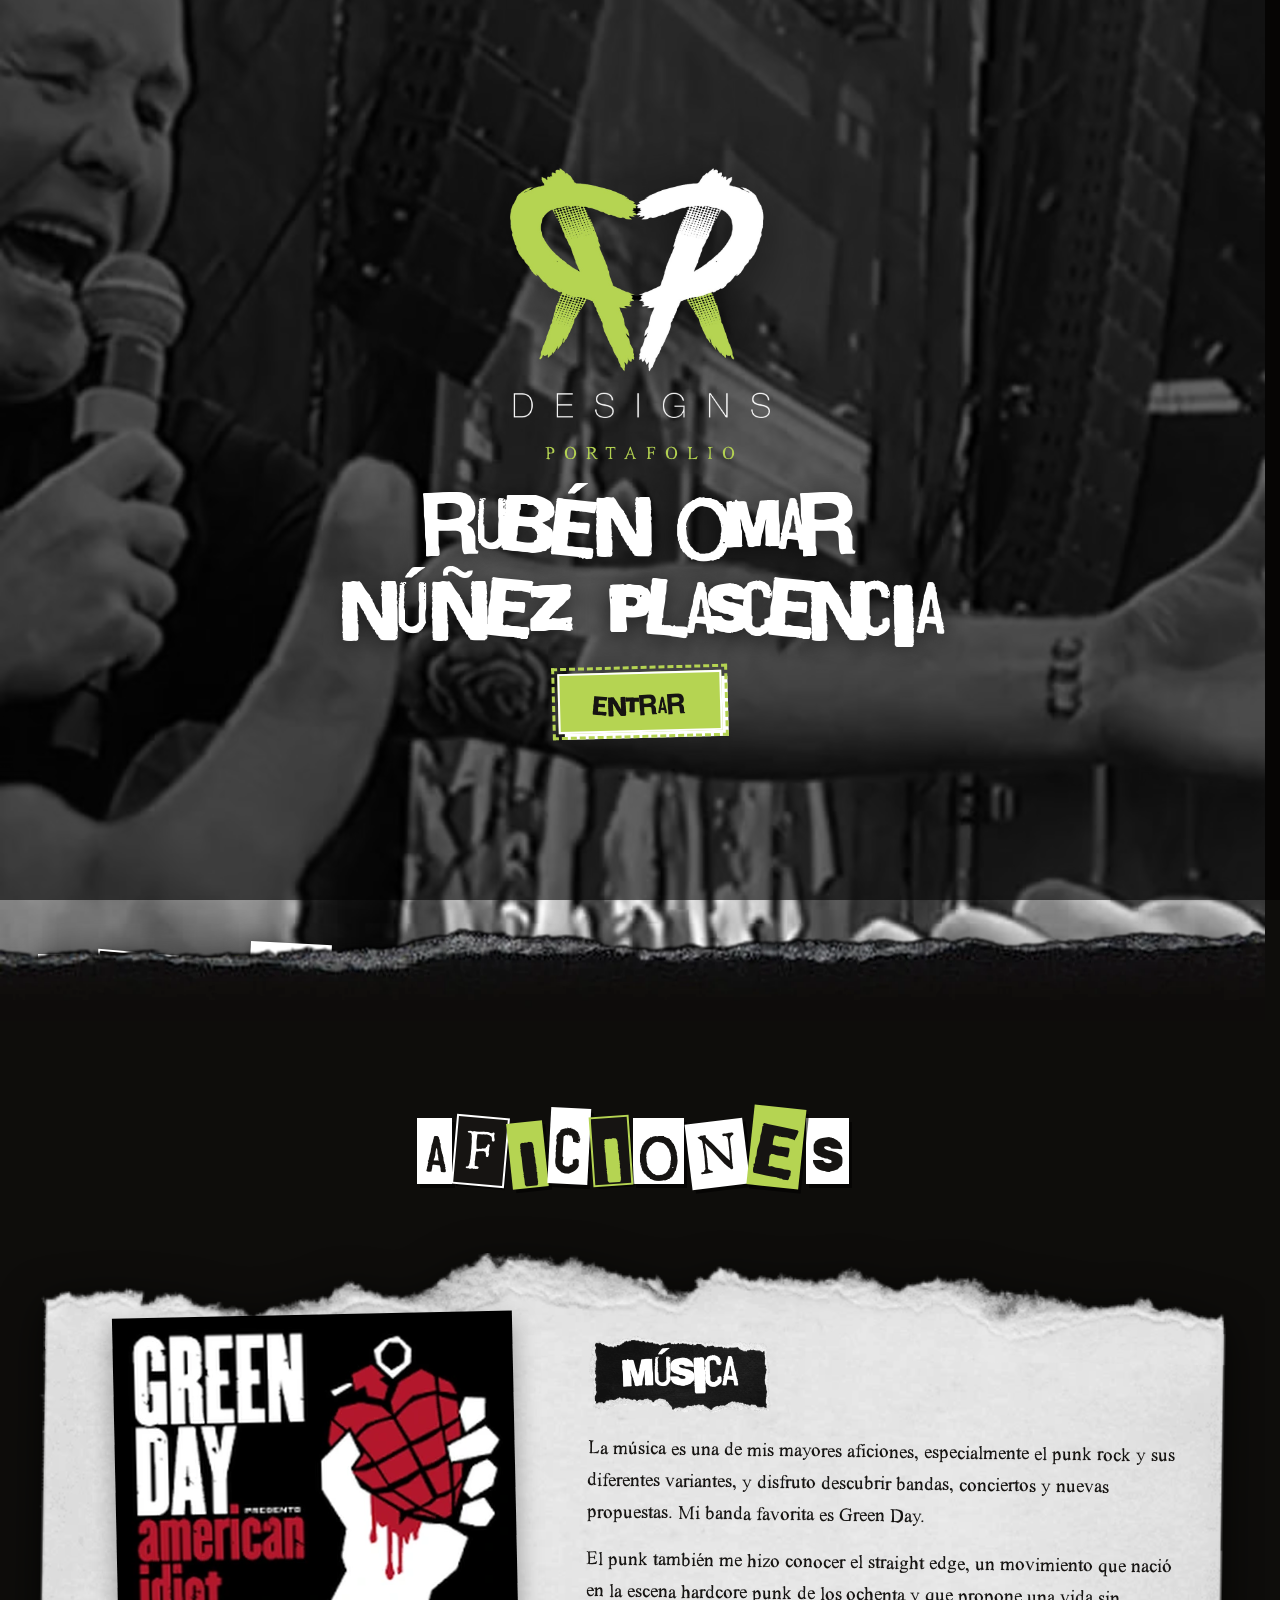
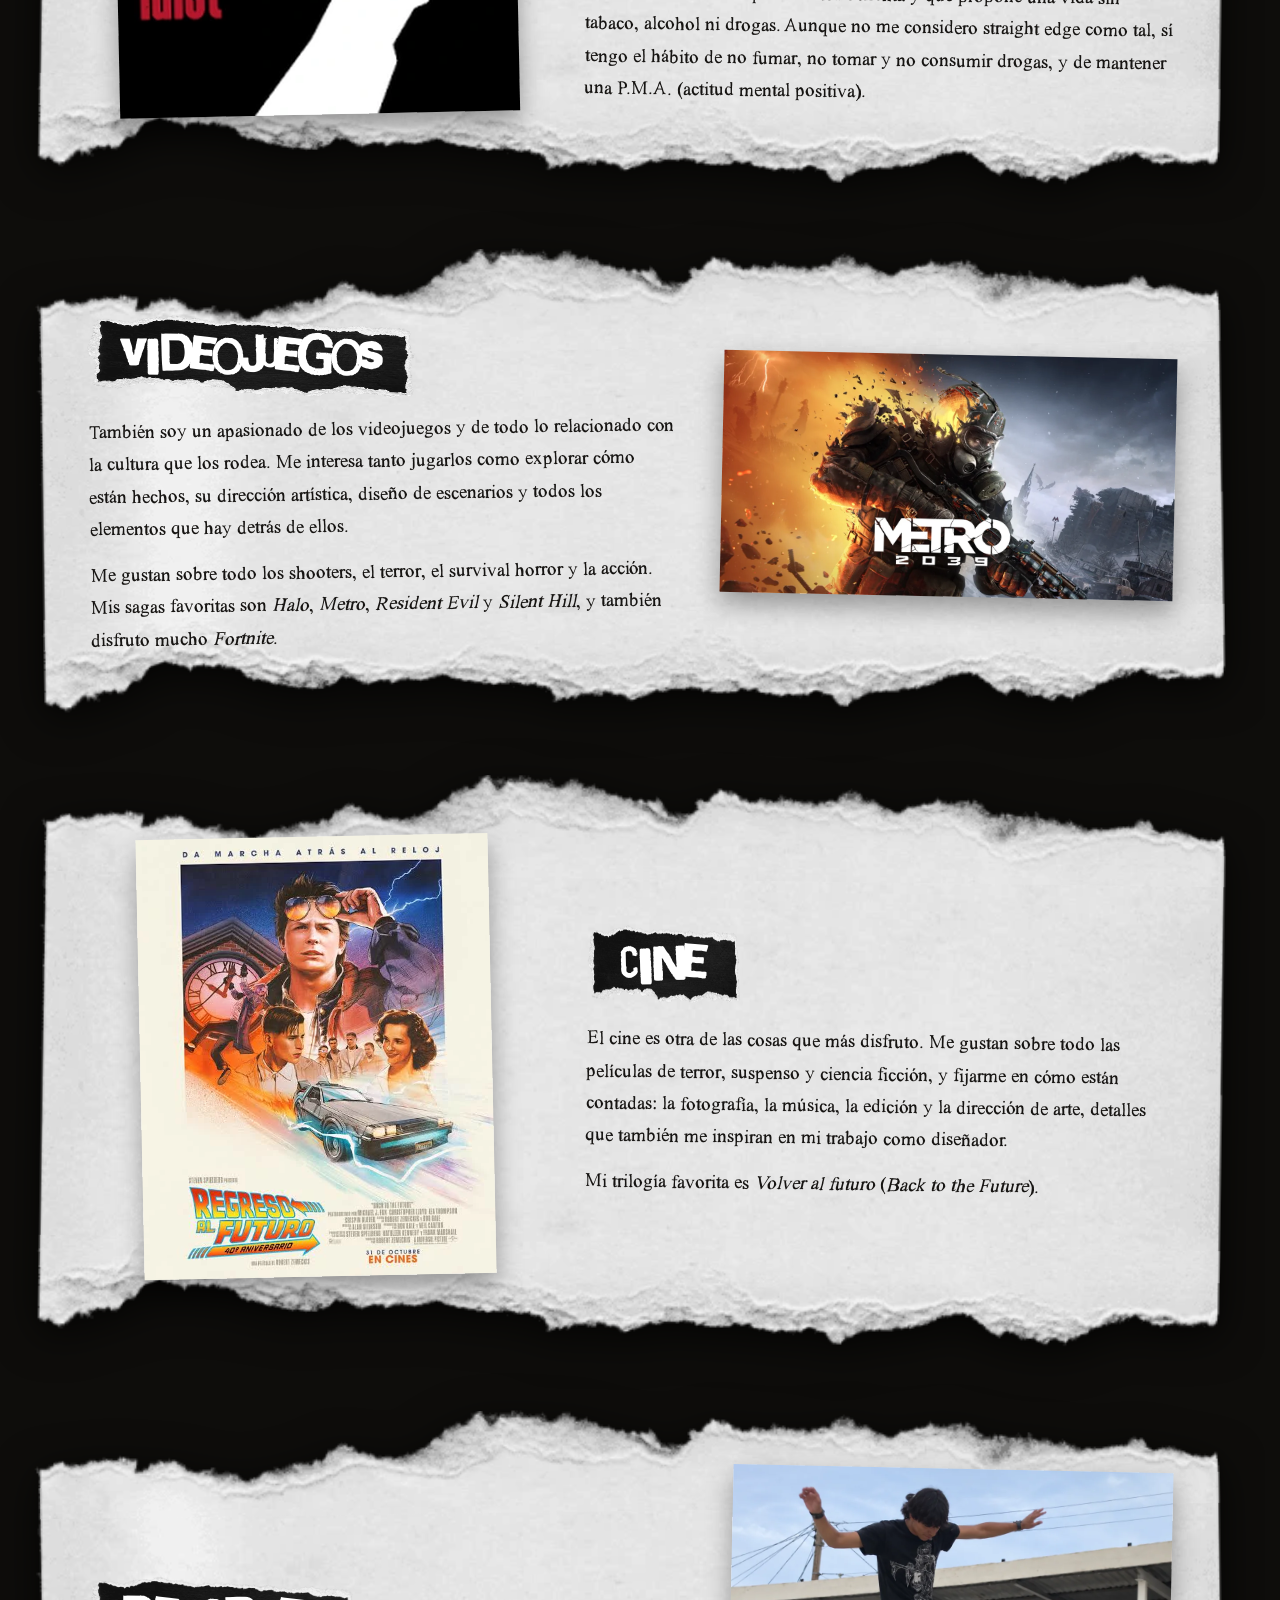
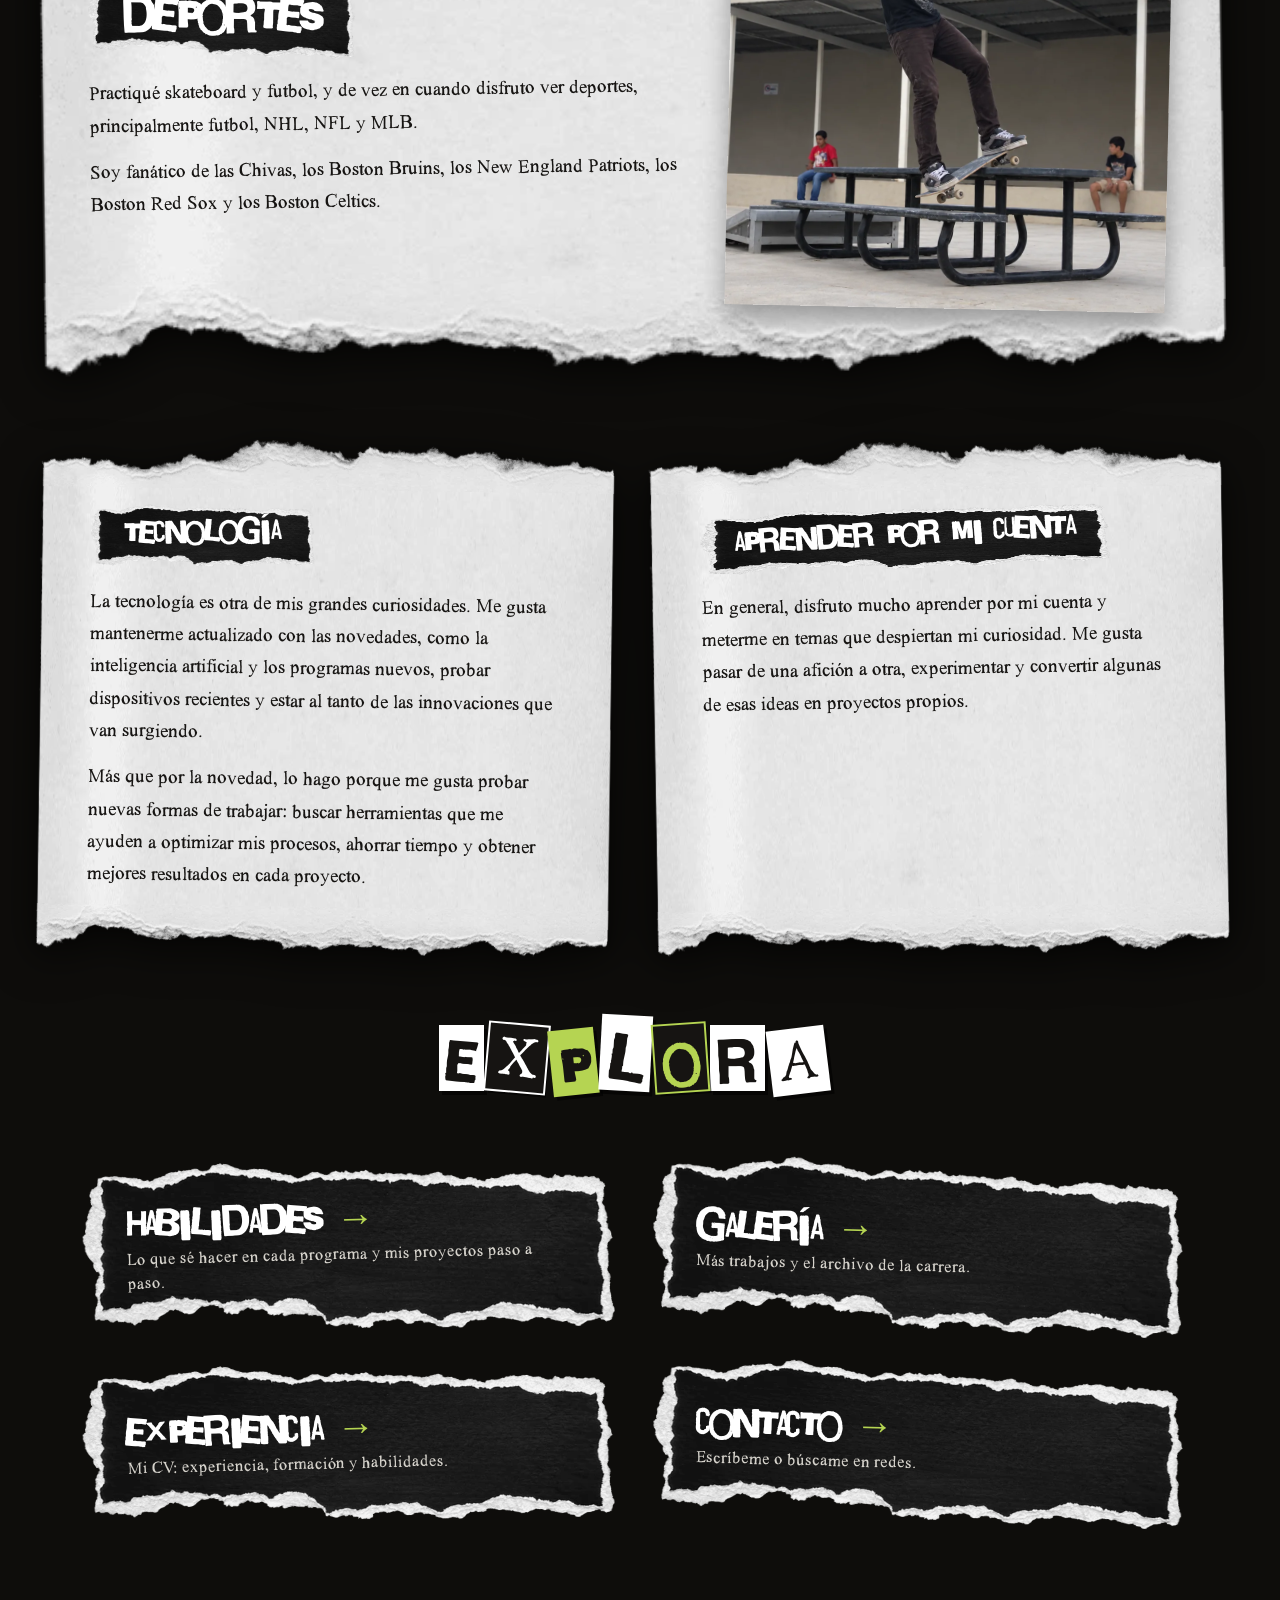
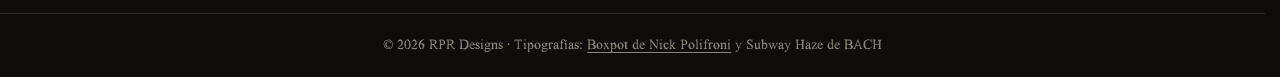
<file: index.html>
<!DOCTYPE html>
<html lang="es">
<head>
<meta charset="utf-8">
<meta name="viewport" content="width=device-width, initial-scale=1, viewport-fit=cover">
<title>RPR Designs — Diseño, video, 3D y web</title>
<link rel="icon" href="media/rpr-designs-sm.png?v=2">
<meta name="description" content="RPR Designs, portafolio de diseño gráfico: música, videojuegos, cine y tecnología, y el trabajo que sale de ahí.">
<!-- fuentes propias (fonts/): se piden desde el inicio para que no tarden -->
<link rel="preload" href="fonts/boxpot1.ttf" as="font" type="font/ttf" crossorigin>
<link rel="preload" href="fonts/Subway_Haze_1.1.ttf" as="font" type="font/ttf" crossorigin>
<link rel="stylesheet" href="style.css?v=20261011e">
<link rel="stylesheet" href="inicio.css?v=20261012a">
<!-- Bienvenida (ver intro.js): sale al entrar directo al sitio y al recargar; se salta al llegar desde otra página del portafolio o con atrás/adelante -->
<script>try{var r=document.referrer,n=performance.getEntriesByType('navigation')[0],t=n?n.type:'navigate';if(t==='reload'||(t==='navigate'&&(!r||new URL(r).origin!==location.origin||location.protocol==='file:')))document.documentElement.classList.add('intro')}catch(e){document.documentElement.classList.add('intro')}</script>
</head>
<body class="zine">
<!-- Bienvenida: velo negro sobre el video en B/N, logo, nombre y botón Entrar -->
<div class="intro-pant" id="intro" role="dialog" aria-modal="true" aria-labelledby="intro-nombre">
  <div class="intro-velo"></div>
  <div class="intro-in">
    <img class="intro-logo" src="media/rpr-designs.png?v=2" alt="RPR Designs">
    <div class="intro-txt">
      <p class="intro-k">Portafolio</p>
      <h2 class="intro-nombre" id="intro-nombre"><span>Rubén Omar</span> <span>Núñez Plascencia</span></h2>
      <button class="intro-btn" type="button" autofocus>Entrar</button>
    </div>
  </div>
</div>
<nav><div class="wrap"><a class="me" href="index.html"><img src="media/rpr-designs-sm.png?v=2" alt="RPR Designs" width="40" height="38"></a><button class="menu-btn" type="button" aria-expanded="false" aria-controls="menu" aria-label="Abrir menú"><span></span><span></span><span></span></button><div class="menu" id="menu"><a href="index.html" aria-current="page">Inicio</a><a href="programas.html">Habilidades</a><a href="galeria.html">Galería</a><a href="experiencia.html">Experiencia</a><a href="contacto.html">Contacto</a></div></div></nav>

<!-- Portada: el video (original a color, en loop sin sonido) ocupa la pantalla con Sobre mí encima.
     Al bajar, el resto del contenido va sobre el fondo negro. -->
<section class="yo-hero">
  <video class="hero-video" src="media/fondo.mp4?v=20261011" poster="media/fondo-video.jpg?v=20261011" autoplay muted loop playsinline preload="auto" aria-hidden="true"></video>
  <div class="yo-hero-in">
  <header class="yo-head">
    <h1 class="ransom" aria-label="Sobre mí"><span>S</span><span>O</span><span>B</span><span>R</span><span>E</span><span class="sp"></span><span>M</span><span>Í</span></h1>
    <!-- Una sola hoja rota con tu foto (media/romar-warpedtour.jpeg) y tu descripción -->
    <div class="hoja yo-sobre">
      <figure class="foto yo-foto"><img src="media/romar-warpedtour.jpeg?v=20261011" alt="Yo en el Warped Tour, Ciudad de México"><figcaption>Warped Tour, CDMX</figcaption></figure>
      <div class="texto yo-intro">
      <p class="lead">Me considero una persona curiosa, independiente y con una forma de ser bastante directa. Me gusta entender las cosas a fondo, cuestionar lo que no me convence y buscar mis propias respuestas. Cuando algo despierta mi interés, puedo pasar horas investigando y aprendiendo hasta sentir que realmente lo comprendo.</p>
      <p>Soy autodidacta y se me facilita adquirir nuevas habilidades por mi cuenta. Disfruto experimentar, resolver problemas y encontrar diferentes maneras de hacer las cosas. Me gusta tener mis propios proyectos, explorar nuevas ideas y seguir aprendiendo, incluso fuera de aquello a lo que me dedico profesionalmente.</p>
      <p>Tengo gustos muy definidos, valoro la autenticidad y prefiero hacer las cosas a mi manera, sin dejar de estar abierto a nuevas perspectivas. A veces puedo ser demasiado detallista o darle muchas vueltas a algo, pero también es parte de mi interés por entender las cosas y encontrar una solución que realmente me convenza.</p>
      </div>
    </div>
  </header>
  </div>
</section>

<main class="yo">
  <h2 class="ransom yo-sep" aria-label="Aficiones"><span>A</span><span>F</span><span>I</span><span>C</span><span>I</span><span>O</span><span>N</span><span>E</span><span>S</span></h2>

  <!-- Cada afición con su miniatura (media/sobre-mi/*.webp), tal cual, sin marco -->
  <section class="yo-row"><div class="hoja">
    <figure class="foto"><img src="media/sobre-mi/musica.webp" alt="Portada de American Idiot de Green Day" loading="lazy"></figure>
    <div class="texto"><h3>Música</h3><p>La música es una de mis mayores aficiones, especialmente el punk rock y sus diferentes variantes, y disfruto descubrir bandas, conciertos y nuevas propuestas. Mi banda favorita es Green Day.</p>
      <p>El punk también me hizo conocer el straight edge, un movimiento que nació en la escena hardcore punk de los ochenta y que propone una vida sin tabaco, alcohol ni drogas. Aunque no me considero straight edge como tal, sí tengo el hábito de no fumar, no tomar y no consumir drogas, y de mantener una P.M.A. (actitud mental positiva).</p></div>
  </div></section>
  <section class="yo-row"><div class="hoja">
    <figure class="foto"><img src="media/sobre-mi/videojuegos.webp" alt="Arte de Metro" loading="lazy"></figure>
    <div class="texto"><h3>Videojuegos</h3><p>También soy un apasionado de los videojuegos y de todo lo relacionado con la cultura que los rodea. Me interesa tanto jugarlos como explorar cómo están hechos, su dirección artística, diseño de escenarios y todos los elementos que hay detrás de ellos.</p>
      <p>Me gustan sobre todo los shooters, el terror, el survival horror y la acción. Mis sagas favoritas son <em>Halo</em>, <em>Metro</em>, <em>Resident Evil</em> y <em>Silent Hill</em>, y también disfruto mucho <em>Fortnite</em>.</p></div>
  </div></section>
  <section class="yo-row"><div class="hoja">
    <figure class="foto"><img src="media/sobre-mi/cine.webp" alt="Póster de Regreso al futuro" loading="lazy"></figure>
    <div class="texto"><h3>Cine</h3><p>El cine es otra de las cosas que más disfruto. Me gustan sobre todo las películas de terror, suspenso y ciencia ficción, y fijarme en cómo están contadas: la fotografía, la música, la edición y la dirección de arte, detalles que también me inspiran en mi trabajo como diseñador.</p>
      <p>Mi trilogía favorita es <em>Volver al futuro</em> (<em>Back to the Future</em>).</p></div>
  </div></section>
  <section class="yo-row"><div class="hoja">
    <figure class="foto"><img src="media/sobre-mi/deportes.webp" alt="Yo en patineta" loading="lazy"></figure>
    <div class="texto"><h3>Deportes</h3><p>Practiqué skateboard y futbol, y de vez en cuando disfruto ver deportes, principalmente futbol, NHL, NFL y MLB.</p>
      <p>Soy fanático de las Chivas, los Boston Bruins, los New England Patriots, los Boston Red Sox y los Boston Celtics.</p></div>
  </div></section>
  <!-- Tecnología y Aprender por mi cuenta: solo texto, lado a lado en la misma fila -->
  <section class="yo-row yo-duo">
    <div class="hoja solo"><div class="texto"><h3>Tecnología</h3><p>La tecnología es otra de mis grandes curiosidades. Me gusta mantenerme actualizado con las novedades, como la inteligencia artificial y los programas nuevos, probar dispositivos recientes y estar al tanto de las innovaciones que van surgiendo.</p>
      <p>Más que por la novedad, lo hago porque me gusta probar nuevas formas de trabajar: buscar herramientas que me ayuden a optimizar mis procesos, ahorrar tiempo y obtener mejores resultados en cada proyecto.</p></div></div>
    <div class="hoja solo"><div class="texto"><h3>Aprender por mi cuenta</h3><p>En general, disfruto mucho aprender por mi cuenta y meterme en temas que despiertan mi curiosidad. Me gusta pasar de una afición a otra, experimentar y convertir algunas de esas ideas en proyectos propios.</p></div></div>
  </section>

  <!-- Al final: botones a las demás páginas, para no tener que subir al menú -->
  <section class="yo-fin">
    <h2 class="ransom yo-sep" aria-label="Explora"><span>E</span><span>X</span><span>P</span><span>L</span><span>O</span><span>R</span><span>A</span></h2>
    <div class="yo-pags">
      <a href="programas.html"><b>Habilidades</b><span>Lo que sé hacer en cada programa y mis proyectos paso a paso.</span></a>
      <a href="galeria.html"><b>Galería</b><span>Más trabajos y el archivo de la carrera.</span></a>
      <a href="experiencia.html"><b>Experiencia</b><span>Mi CV: experiencia, formación y habilidades.</span></a>
      <a href="contacto.html"><b>Contacto</b><span>Escríbeme o búscame en redes.</span></a>
    </div>
  </section>
</main>
<footer class="yo-pie"><div class="wrap">© 2026 RPR Designs · Tipografías: <a href="https://www.nickpolifroni.com" target="_blank" rel="noopener">Boxpot de Nick Polifroni</a> y Subway Haze de BACH</div></footer>
<script src="nav.js?v=20261011"></script>
<script src="intro.js?v=20261011"></script>
</body>
</html>
</file>
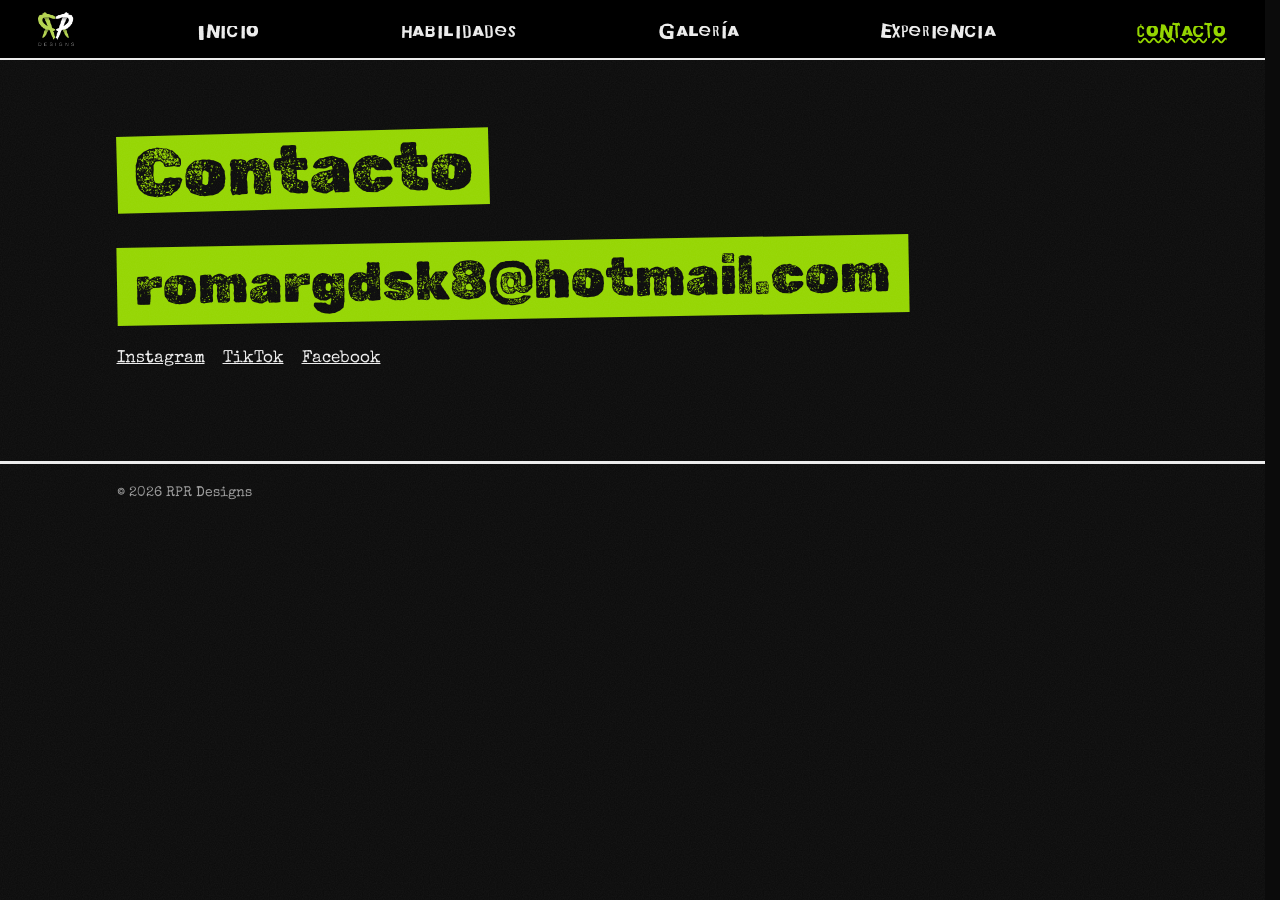
<file: contacto.html>
<!DOCTYPE html>
<html lang="es">
<head>
<meta charset="utf-8">
<meta name="viewport" content="width=device-width, initial-scale=1, viewport-fit=cover">
<title>Contacto — RPR Designs</title>
<link rel="icon" href="media/rpr-designs-sm.png?v=2">
<link href="https://fonts.googleapis.com/css2?family=Rubik+Dirt&family=Special+Elite&display=swap" rel="stylesheet">
<link rel="preload" href="fonts/boxpot1.ttf" as="font" type="font/ttf" crossorigin>
<link rel="stylesheet" href="style.css?v=20261011e">
</head>
<body class="grunge">
<nav><div class="wrap"><a class="me" href="index.html"><img src="media/rpr-designs-sm.png?v=2" alt="RPR Designs" width="40" height="38"></a><button class="menu-btn" type="button" aria-expanded="false" aria-controls="menu" aria-label="Abrir menú"><span></span><span></span><span></span></button><div class="menu" id="menu"><a href="index.html">Inicio</a><a href="programas.html">Habilidades</a><a href="galeria.html">Galería</a><a href="experiencia.html">Experiencia</a><a href="contacto.html" aria-current="page">Contacto</a></div></div></nav>
<main class="page wrap"><section><h2>Contacto</h2><br><a class="big" href="mailto:romargdsk8@hotmail.com">romargdsk8@hotmail.com</a>
<div class="links"><a href="https://www.instagram.com/romarpunkrock" target="_blank" rel="noopener">Instagram</a><a href="https://www.tiktok.com/@romarpunkrock" target="_blank" rel="noopener">TikTok</a><a href="https://www.facebook.com/profile.php?id=61572957356427" target="_blank" rel="noopener">Facebook</a></div></section></main>
<footer><div class="wrap">© 2026 RPR Designs</div></footer>
<script src="nav.js?v=20261011"></script>
</body>
</html>
</file>
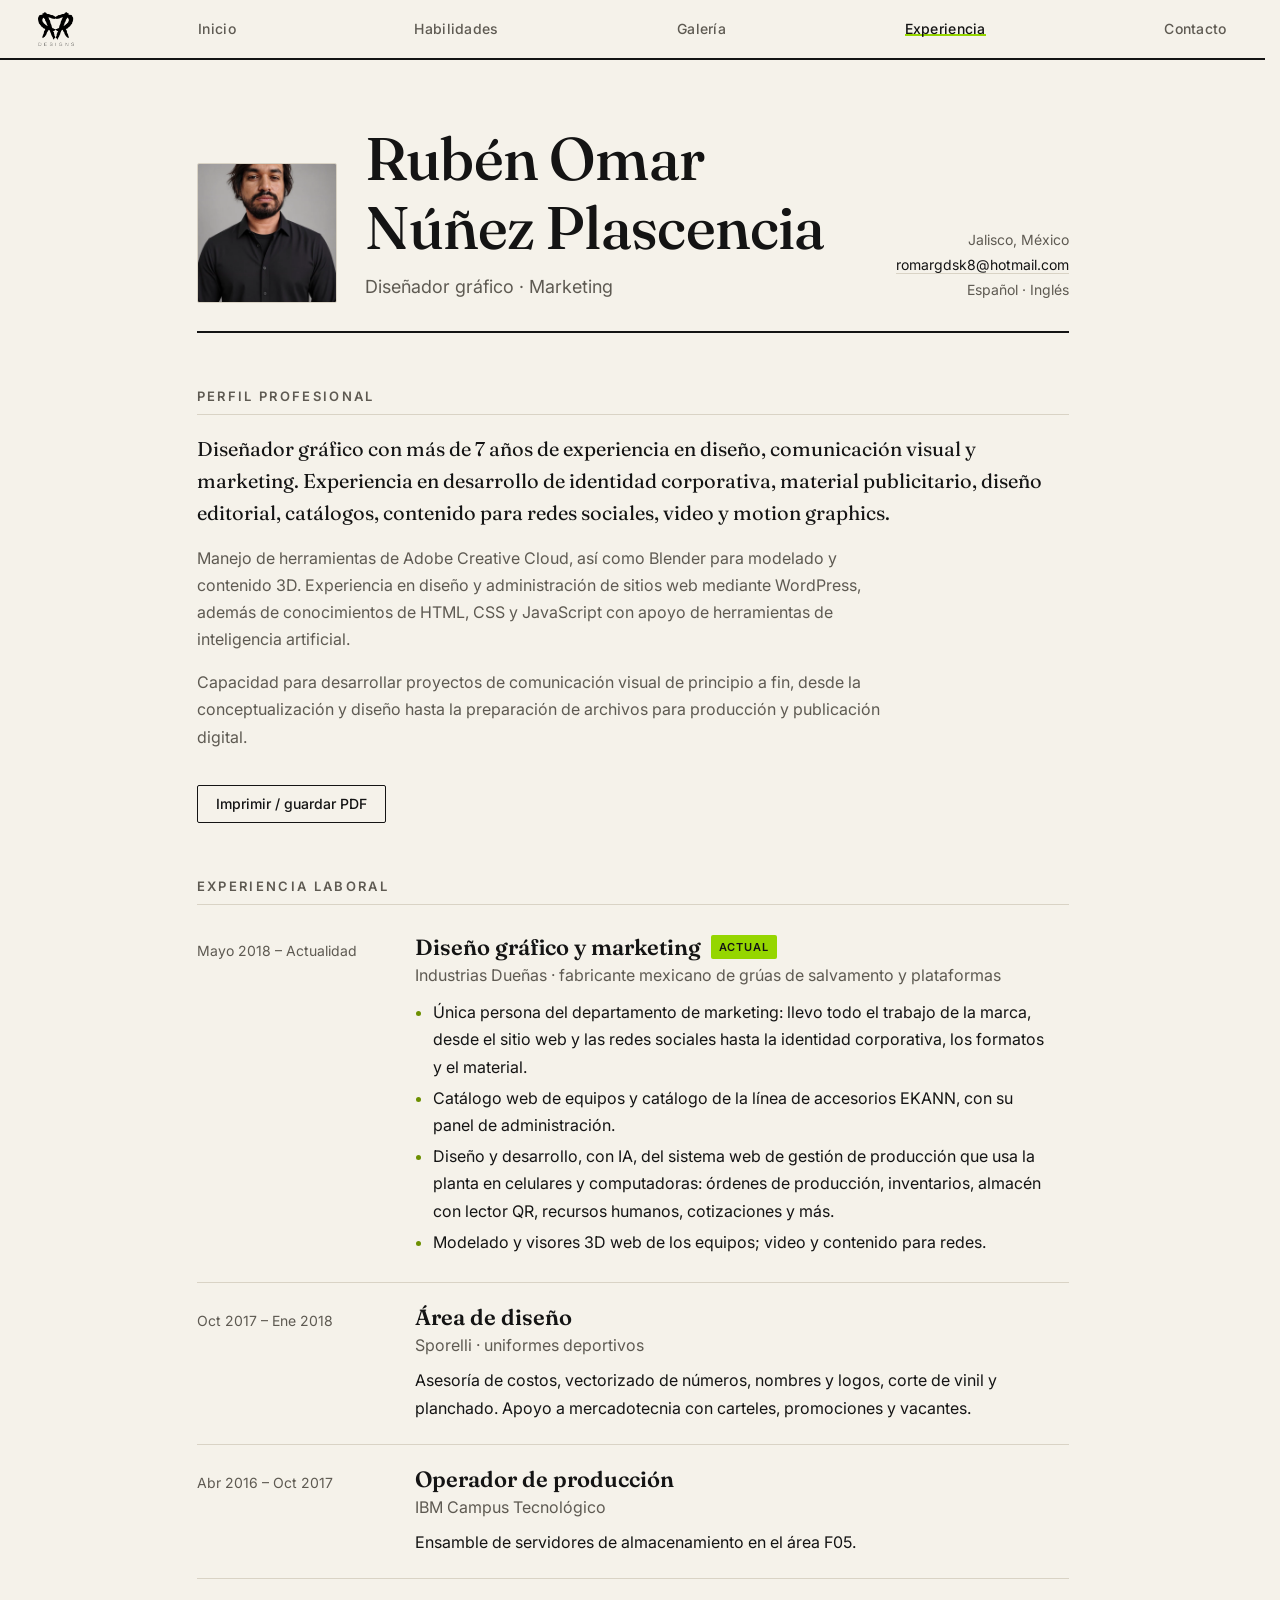
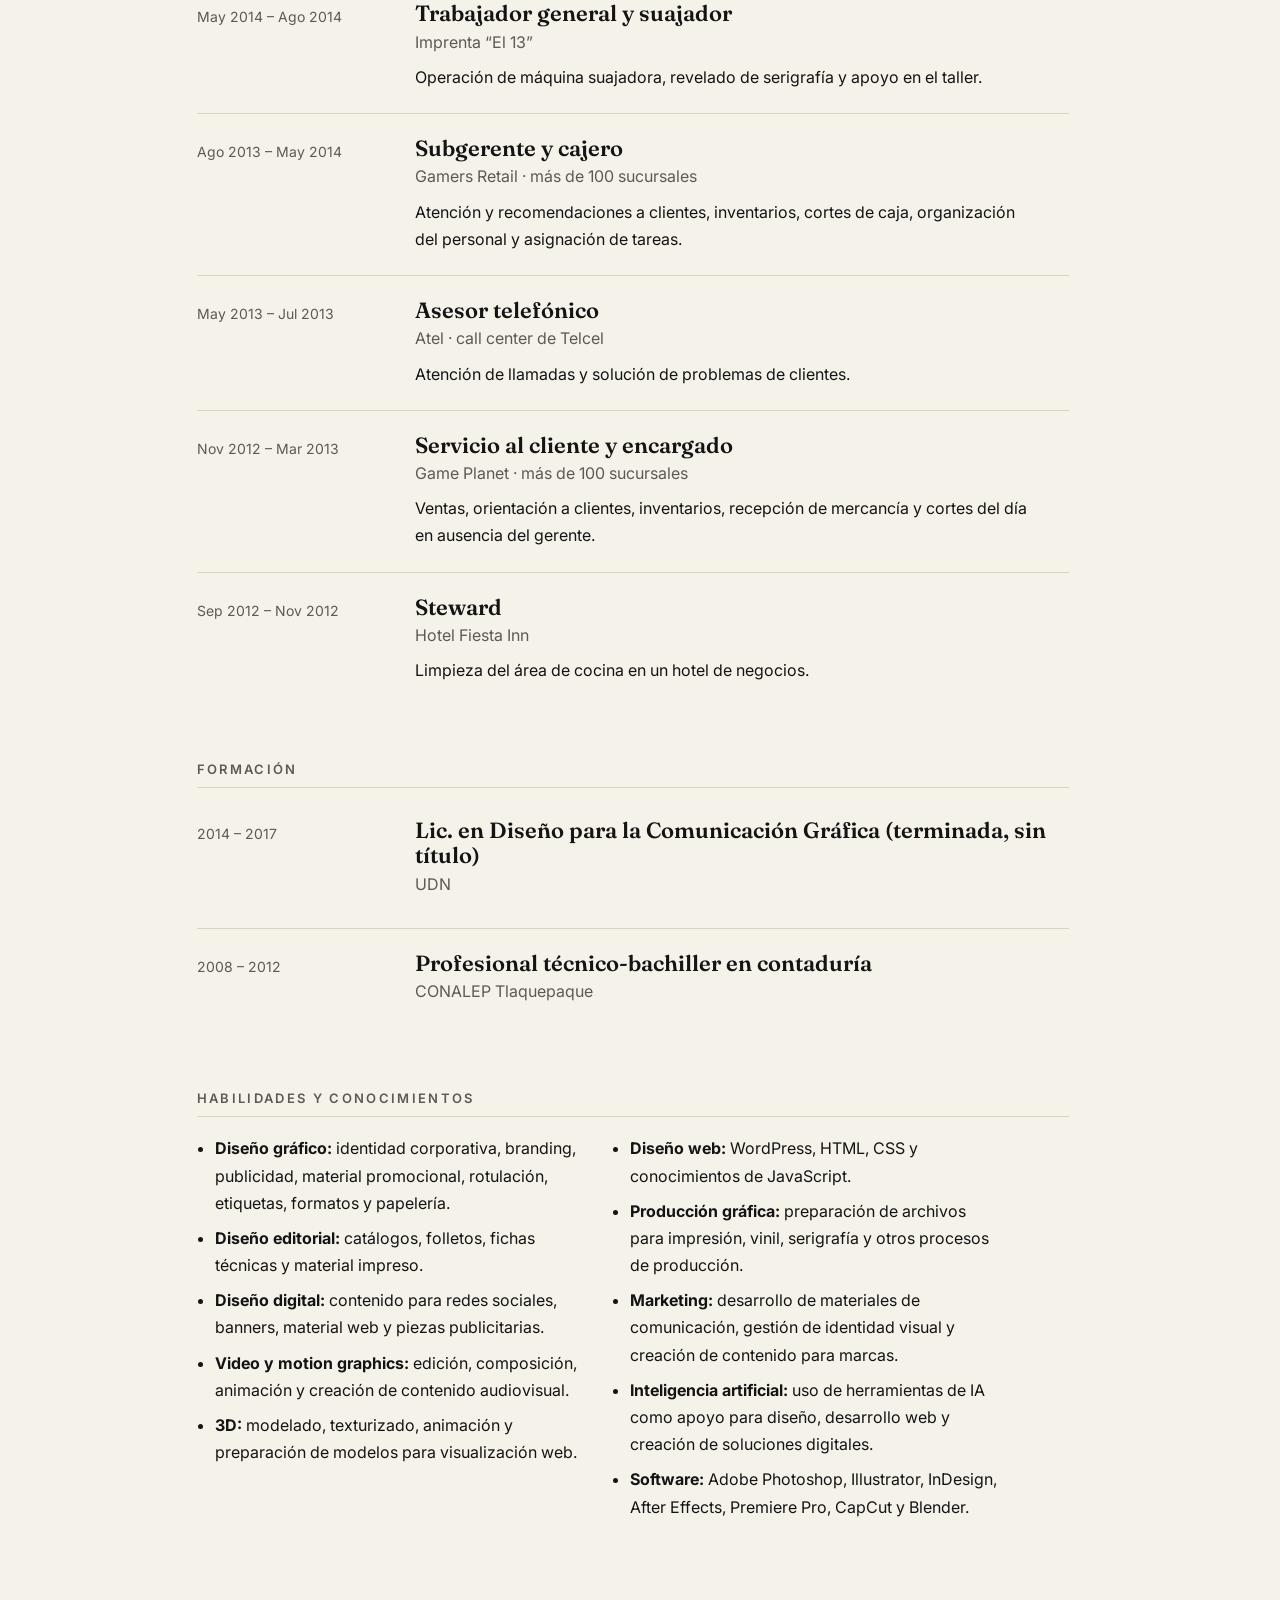
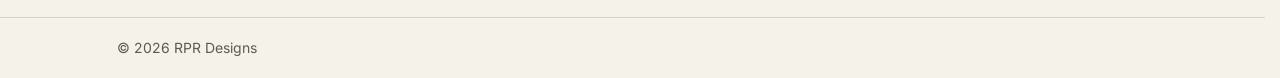
<file: experiencia.html>
<!DOCTYPE html>
<html lang="es">
<head>
<meta charset="utf-8">
<meta name="viewport" content="width=device-width, initial-scale=1, viewport-fit=cover">
<title>Experiencia — RPR Designs</title>
<link rel="icon" href="media/rpr-designs-sm.png?v=2">
<meta name="description" content="Currículum de Rubén Omar Núñez Plascencia: experiencia laboral y formación.">
<link href="https://fonts.googleapis.com/css2?family=Fraunces:opsz,wght@9..144,400;9..144,500;9..144,600&family=Inter:wght@400;500;600&family=Rubik+Dirt&family=Special+Elite&display=swap" rel="stylesheet">
<link rel="stylesheet" href="style.css?v=20261011e">
<link rel="stylesheet" href="experiencia.css?v=20261013a">
</head>
<body class="formal">
<nav><div class="wrap"><a class="me" href="index.html"><img src="media/rpr-designs-sm.png?v=2" alt="RPR Designs" width="40" height="38"></a><button class="menu-btn" type="button" aria-expanded="false" aria-controls="menu" aria-label="Abrir menú"><span></span><span></span><span></span></button><div class="menu" id="menu"><a href="index.html">Inicio</a><a href="programas.html">Habilidades</a><a href="galeria.html">Galería</a><a href="experiencia.html" aria-current="page">Experiencia</a><a href="contacto.html">Contacto</a></div></div></nav>
<main class="wrap cv">

<header class="cv-head">
  <img class="cv-foto" src="media/romar-cv.webp?v=20261011b" alt="Rubén Omar Núñez Plascencia" width="600" height="600">
  <div>
    <h1>Rubén Omar Núñez Plascencia</h1>
    <p class="role">Diseñador gráfico · Marketing</p>
  </div>
  <div class="contact">Jalisco, México<br><a href="mailto:romargdsk8@hotmail.com">romargdsk8@hotmail.com</a><br>Español · Inglés<br><a class="web-btn" href="https://romarpunkrockv2.github.io/CV-RPR-DESIGNS/">Visita mi sitio web →</a></div>
</header>
<section class="block perfil"><h2>Perfil profesional</h2>
<p class="summary">Diseñador gráfico con más de 7 años de experiencia en diseño, comunicación visual y marketing. Experiencia en desarrollo de identidad corporativa, material publicitario, diseño editorial, catálogos, contenido para redes sociales, video y motion graphics.</p>
<p>Manejo de herramientas de Adobe Creative Cloud, así como Blender para modelado y contenido 3D. Experiencia en diseño y administración de sitios web mediante WordPress, además de conocimientos de HTML, CSS y JavaScript con apoyo de herramientas de inteligencia artificial.</p>
<p>Capacidad para desarrollar proyectos de comunicación visual de principio a fin, desde la conceptualización y diseño hasta la preparación de archivos para producción y publicación digital.</p>
</section>
<button class="print" onclick="window.print()">Imprimir / guardar PDF</button>

<section class="block"><h2>Experiencia laboral</h2>
<article class="job current"><time>Mayo 2018 – Actualidad</time><div>
  <h3>Diseño gráfico y marketing</h3><p class="co">Industrias Dueñas · fabricante mexicano de grúas de salvamento y plataformas</p>
  <ul>
    <li>Única persona del departamento de marketing: llevo todo el trabajo de la marca, desde el sitio web y las redes sociales hasta la identidad corporativa, los formatos y el material.</li>
    <li>Catálogo web de equipos y catálogo de la línea de accesorios EKANN, con su panel de administración.</li>
    <li>Diseño y desarrollo, con IA, del sistema web de gestión de producción que usa la planta en celulares y computadoras: órdenes de producción, inventarios, almacén con lector QR, recursos humanos, cotizaciones y más.</li>
    <li>Modelado y visores 3D web de los equipos; video y contenido para redes.</li>
  </ul>
</div></article>
<article class="job"><time>Oct 2017 – Ene 2018</time><div><h3>Área de diseño</h3><p class="co">Sporelli · uniformes deportivos</p>
  <p>Asesoría de costos, vectorizado de números, nombres y logos, corte de vinil y planchado. Apoyo a mercadotecnia con carteles, promociones y vacantes.</p></div></article>
<article class="job"><time>Abr 2016 – Oct 2017</time><div><h3>Operador de producción</h3><p class="co">IBM Campus Tecnológico</p>
  <p>Ensamble de servidores de almacenamiento en el área F05.</p></div></article>
<article class="job"><time>May 2014 – Ago 2014</time><div><h3>Trabajador general y suajador</h3><p class="co">Imprenta “El 13”</p>
  <p>Operación de máquina suajadora, revelado de serigrafía y apoyo en el taller.</p></div></article>
<article class="job"><time>Ago 2013 – May 2014</time><div><h3>Subgerente y cajero</h3><p class="co">Gamers Retail · más de 100 sucursales</p>
  <p>Atención y recomendaciones a clientes, inventarios, cortes de caja, organización del personal y asignación de tareas.</p></div></article>
<article class="job"><time>May 2013 – Jul 2013</time><div><h3>Asesor telefónico</h3><p class="co">Atel · call center de Telcel</p>
  <p>Atención de llamadas y solución de problemas de clientes.</p></div></article>
<article class="job"><time>Nov 2012 – Mar 2013</time><div><h3>Servicio al cliente y encargado</h3><p class="co">Game Planet · más de 100 sucursales</p>
  <p>Ventas, orientación a clientes, inventarios, recepción de mercancía y cortes del día en ausencia del gerente.</p></div></article>
<article class="job"><time>Sep 2012 – Nov 2012</time><div><h3>Steward</h3><p class="co">Hotel Fiesta Inn</p>
  <p>Limpieza del área de cocina en un hotel de negocios.</p></div></article>
</section>

<section class="block"><h2>Formación</h2>
<article class="job"><time>2014 – 2017</time><div><h3>Lic. en Diseño para la Comunicación Gráfica (terminada, sin título)</h3><p class="co">UDN</p></div></article>
<article class="job"><time>2008 – 2012</time><div><h3>Profesional técnico-bachiller en contaduría</h3><p class="co">CONALEP Tlaquepaque</p></div></article>
</section>

<section class="block"><h2>Habilidades y conocimientos</h2>
<ul class="skills">
  <li><b>Diseño gráfico:</b> identidad corporativa, branding, publicidad, material promocional, rotulación, etiquetas, formatos y papelería.</li>
  <li><b>Diseño editorial:</b> catálogos, folletos, fichas técnicas y material impreso.</li>
  <li><b>Diseño digital:</b> contenido para redes sociales, banners, material web y piezas publicitarias.</li>
  <li><b>Video y motion graphics:</b> edición, composición, animación y creación de contenido audiovisual.</li>
  <li><b>3D:</b> modelado, texturizado, animación y preparación de modelos para visualización web.</li>
  <li><b>Diseño web:</b> WordPress, HTML, CSS y conocimientos de JavaScript.</li>
  <li><b>Producción gráfica:</b> preparación de archivos para impresión, vinil, serigrafía y otros procesos de producción.</li>
  <li><b>Marketing:</b> desarrollo de materiales de comunicación, gestión de identidad visual y creación de contenido para marcas.</li>
  <li><b>Inteligencia artificial:</b> uso de herramientas de IA como apoyo para diseño, desarrollo web y creación de soluciones digitales.</li>
  <li><b>Software:</b> Adobe Photoshop, Illustrator, InDesign, After Effects, Premiere Pro, CapCut y Blender.</li>
</ul>
</section>

</main>
<footer><div class="wrap">© 2026 RPR Designs</div></footer>
<script src="nav.js?v=20261011"></script>
</body>
</html>
</file>
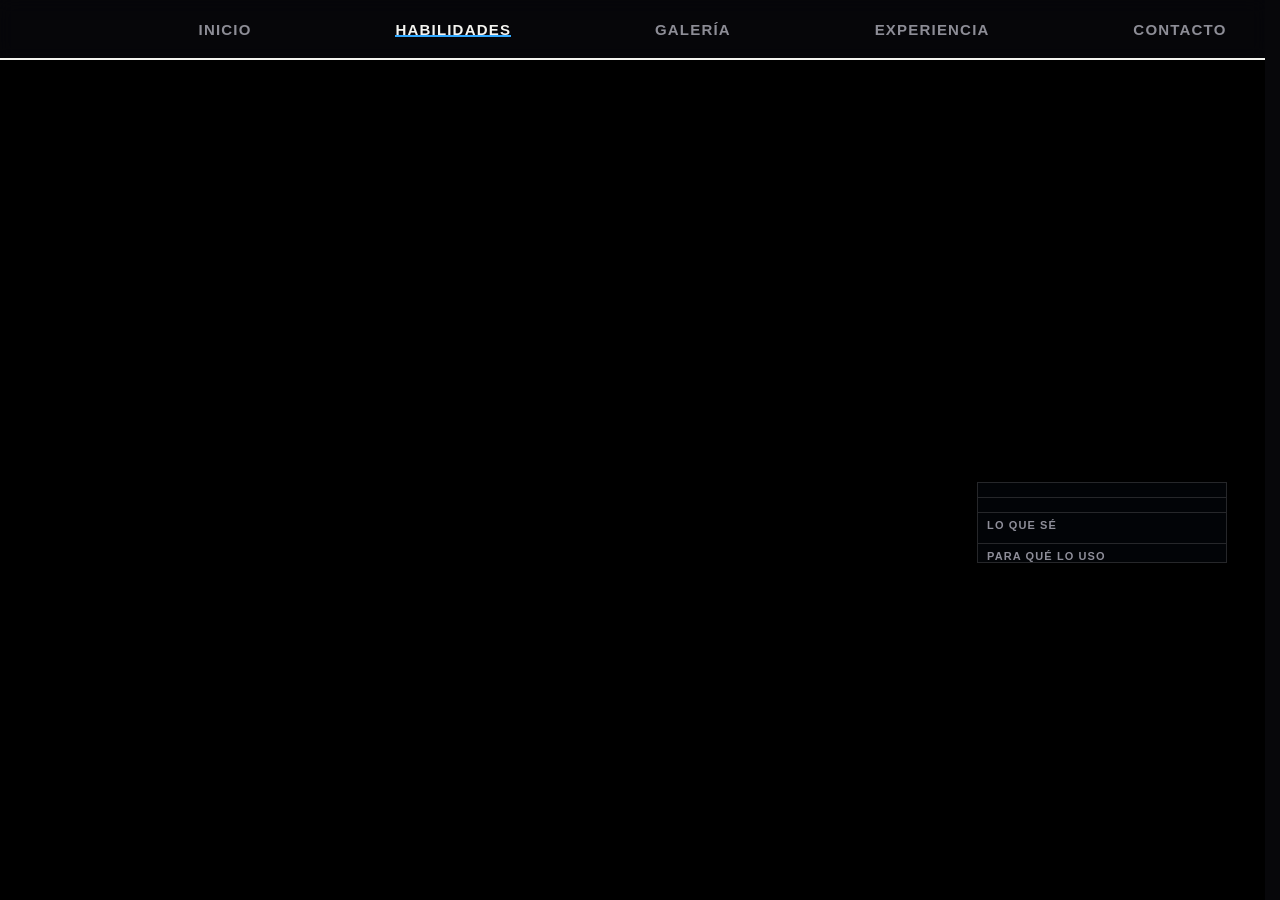
<file: habilidades.html>
<!DOCTYPE html>
<html lang="es"><head><meta charset="utf-8"><title>RPR Designs</title>
<link rel="icon" href="media/rpr-designs-sm.png?v=2">
<meta http-equiv="refresh" content="0; url=programas.html"><link rel="canonical" href="programas.html"></head>
<body><a href="programas.html">Esta sección se movió aquí</a></body></html>
</file>
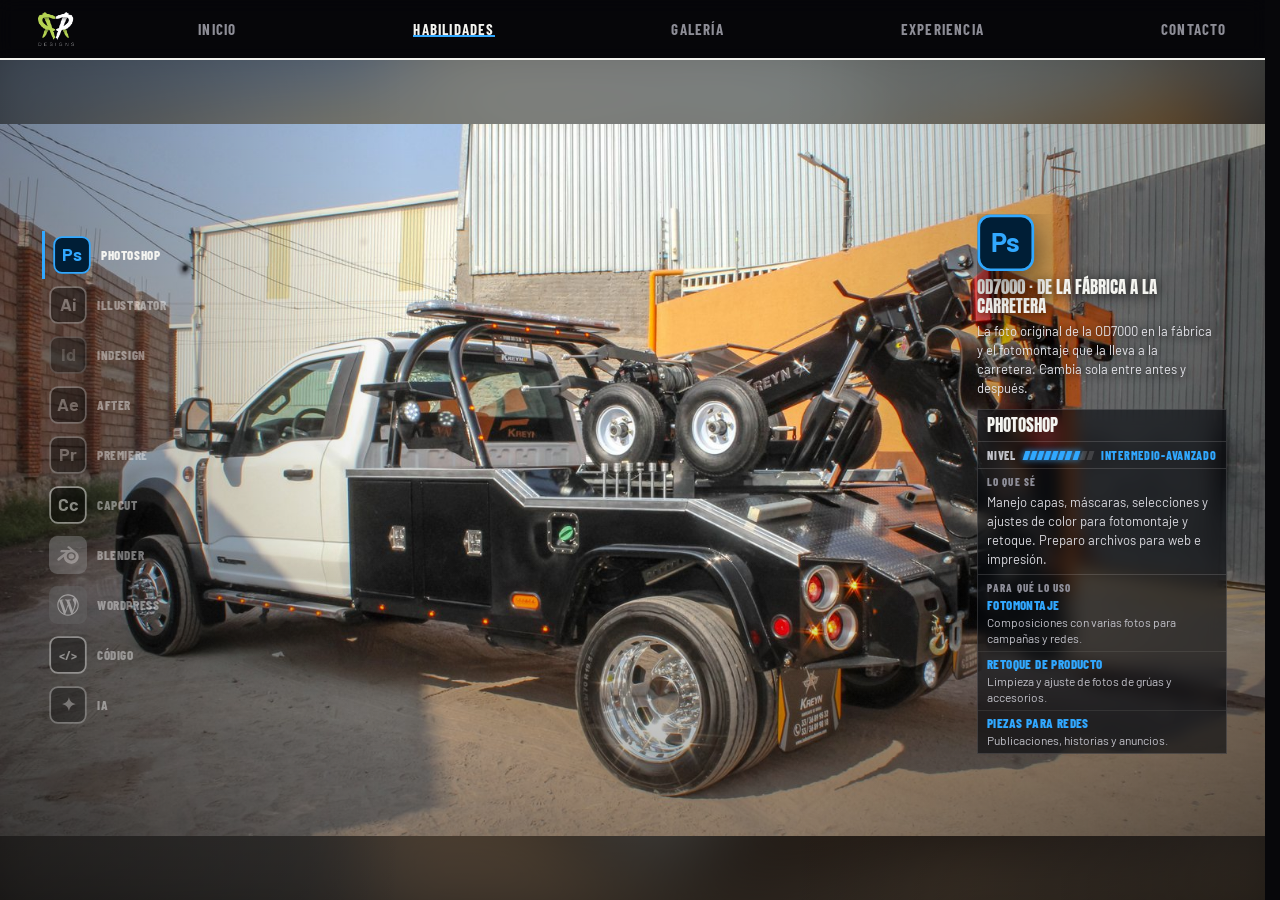
<file: programas.html>
<!DOCTYPE html>
<html lang="es">
<head>
<meta charset="utf-8">
<meta name="viewport" content="width=device-width, initial-scale=1, viewport-fit=cover">
<title>Habilidades — RPR Designs</title>
<link rel="icon" href="media/rpr-designs-sm.png?v=2">
<meta name="description" content="Mis habilidades: los programas que uso, un trabajo de muestra de cada uno y sus proyectos paso por paso.">
<link href="https://fonts.googleapis.com/css2?family=Anton&family=Barlow:wght@400;500;600;700&family=Barlow+Condensed:ital,wght@0,700;0,800;1,800&family=Rubik+Dirt&family=Special+Elite&display=swap" rel="stylesheet">
<link rel="stylesheet" href="style.css?v=20261011e">
<link rel="stylesheet" href="inicio.css?v=20261012a">
</head>
<body class="arcade">
<nav><div class="wrap"><a class="me" href="index.html"><img src="media/rpr-designs-sm.png?v=2" alt="RPR Designs" width="40" height="38"></a><button class="menu-btn" type="button" aria-expanded="false" aria-controls="menu" aria-label="Abrir menú"><span></span><span></span><span></span></button><div class="menu" id="menu"><a href="index.html">Inicio</a><a href="programas.html" aria-current="page">Habilidades</a><a href="galeria.html">Galería</a><a href="experiencia.html">Experiencia</a><a href="contacto.html">Contacto</a></div></div></nav>

<section class="view select" id="programas" aria-label="Habilidades">
  <div class="bg" id="sMedia"></div>
  <div class="vctl" id="sCtl" hidden><button class="ver" id="sPlay" type="button"></button><button class="ver" id="sMute" type="button"></button></div>
  <div class="panel">
  <div class="side">
    <span class="plogo" id="logoBig" aria-hidden="true"></span>
    <p class="scap" id="sCap"></p>
    <p class="sdesc" id="sDesc"></p>
    <p class="credit" id="sCredit" hidden></p>
    <a class="slink sbtn" id="sLink" target="_blank" rel="noopener" hidden></a>
    <a class="slink" id="sMore" href="#pgInfo" hidden>Ver proyecto ↓</a>
  </div>
  <div class="card" aria-live="polite">
    <h2 id="fName"></h2>
    <div class="level" id="fLevel"></div>
    <p class="sub-t">Lo que sé</p>
    <p class="tagline" id="fTag"></p>
    <p class="sub-t">Para qué lo uso</p>
    <ol class="moves" id="fMoves"></ol>
  </div>
  </div>
  <div class="roster" id="roster" role="listbox" aria-label="Habilidades"></div>
</section>
<section class="pjp pg-info" id="pgInfo" hidden aria-label="Proyectos del programa"></section>

<dialog id="lb" aria-label="Imagen"><img alt=""><p></p><div class="lbn"><button id="pv">Anterior</button><button id="nx">Siguiente</button><span id="ct"></span><button id="cl">Cerrar</button></div></dialog>
<script src="inicio.js?v=20261012a"></script>
<script src="nav.js?v=20261011"></script>
</body>
</html>
</file>
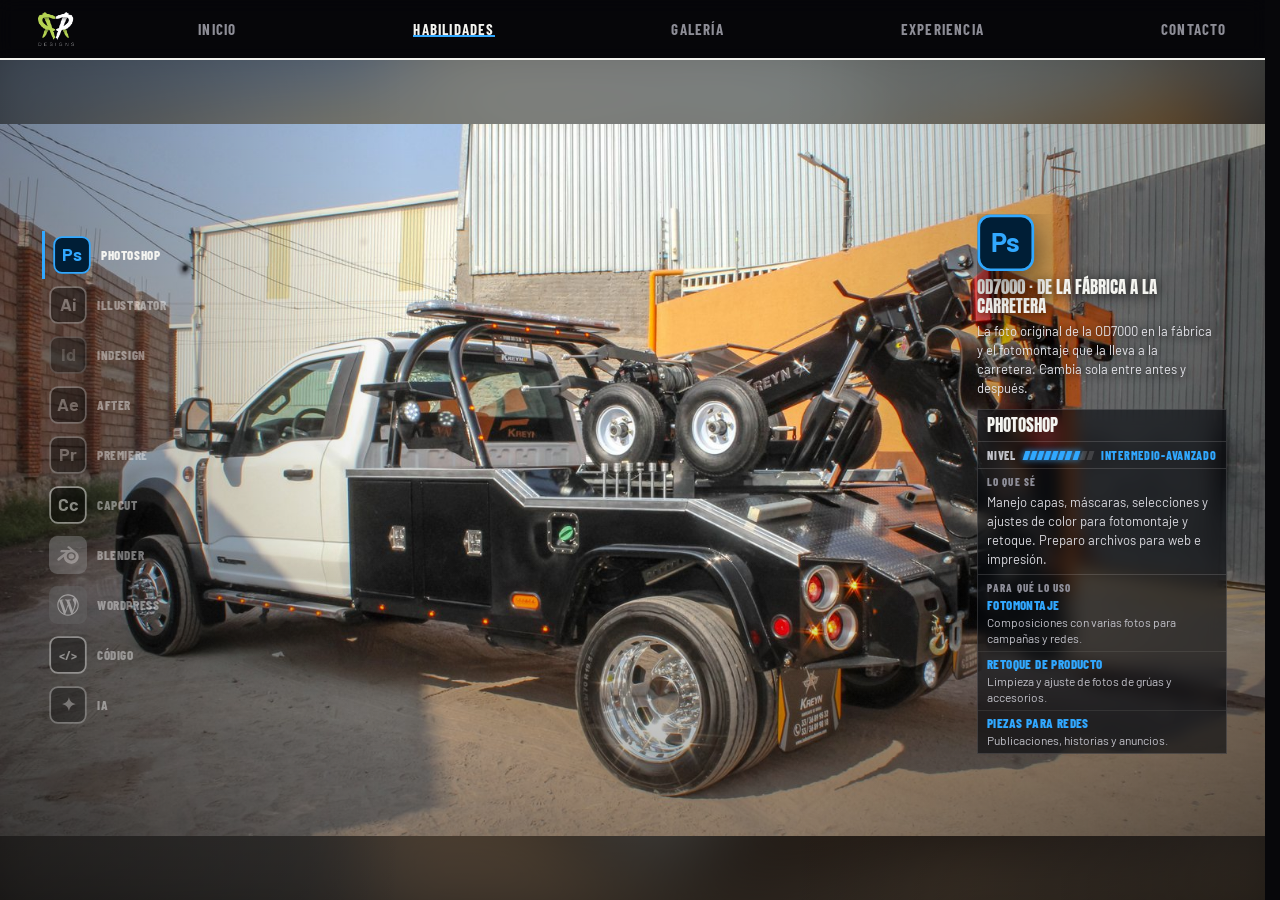
<file: proyectos.html>
<!DOCTYPE html>
<html lang="es"><head><meta charset="utf-8"><title>RPR Designs</title>
<link rel="icon" href="media/rpr-designs-sm.png?v=2">
<!-- Los proyectos ahora viven dentro de cada programa (programas.html). Los enlaces viejos con #proyecto abren su programa. -->
<script>var m = { cj: 'bl', catalogo: 'web', pwa: 'ia' }, h = m[location.hash.slice(1)]; location.replace('programas.html' + (h ? '#' + h : ''));</script>
<meta http-equiv="refresh" content="0; url=programas.html"><link rel="canonical" href="programas.html"></head>
<body><a href="programas.html">Esta sección se movió aquí</a></body></html>
</file>
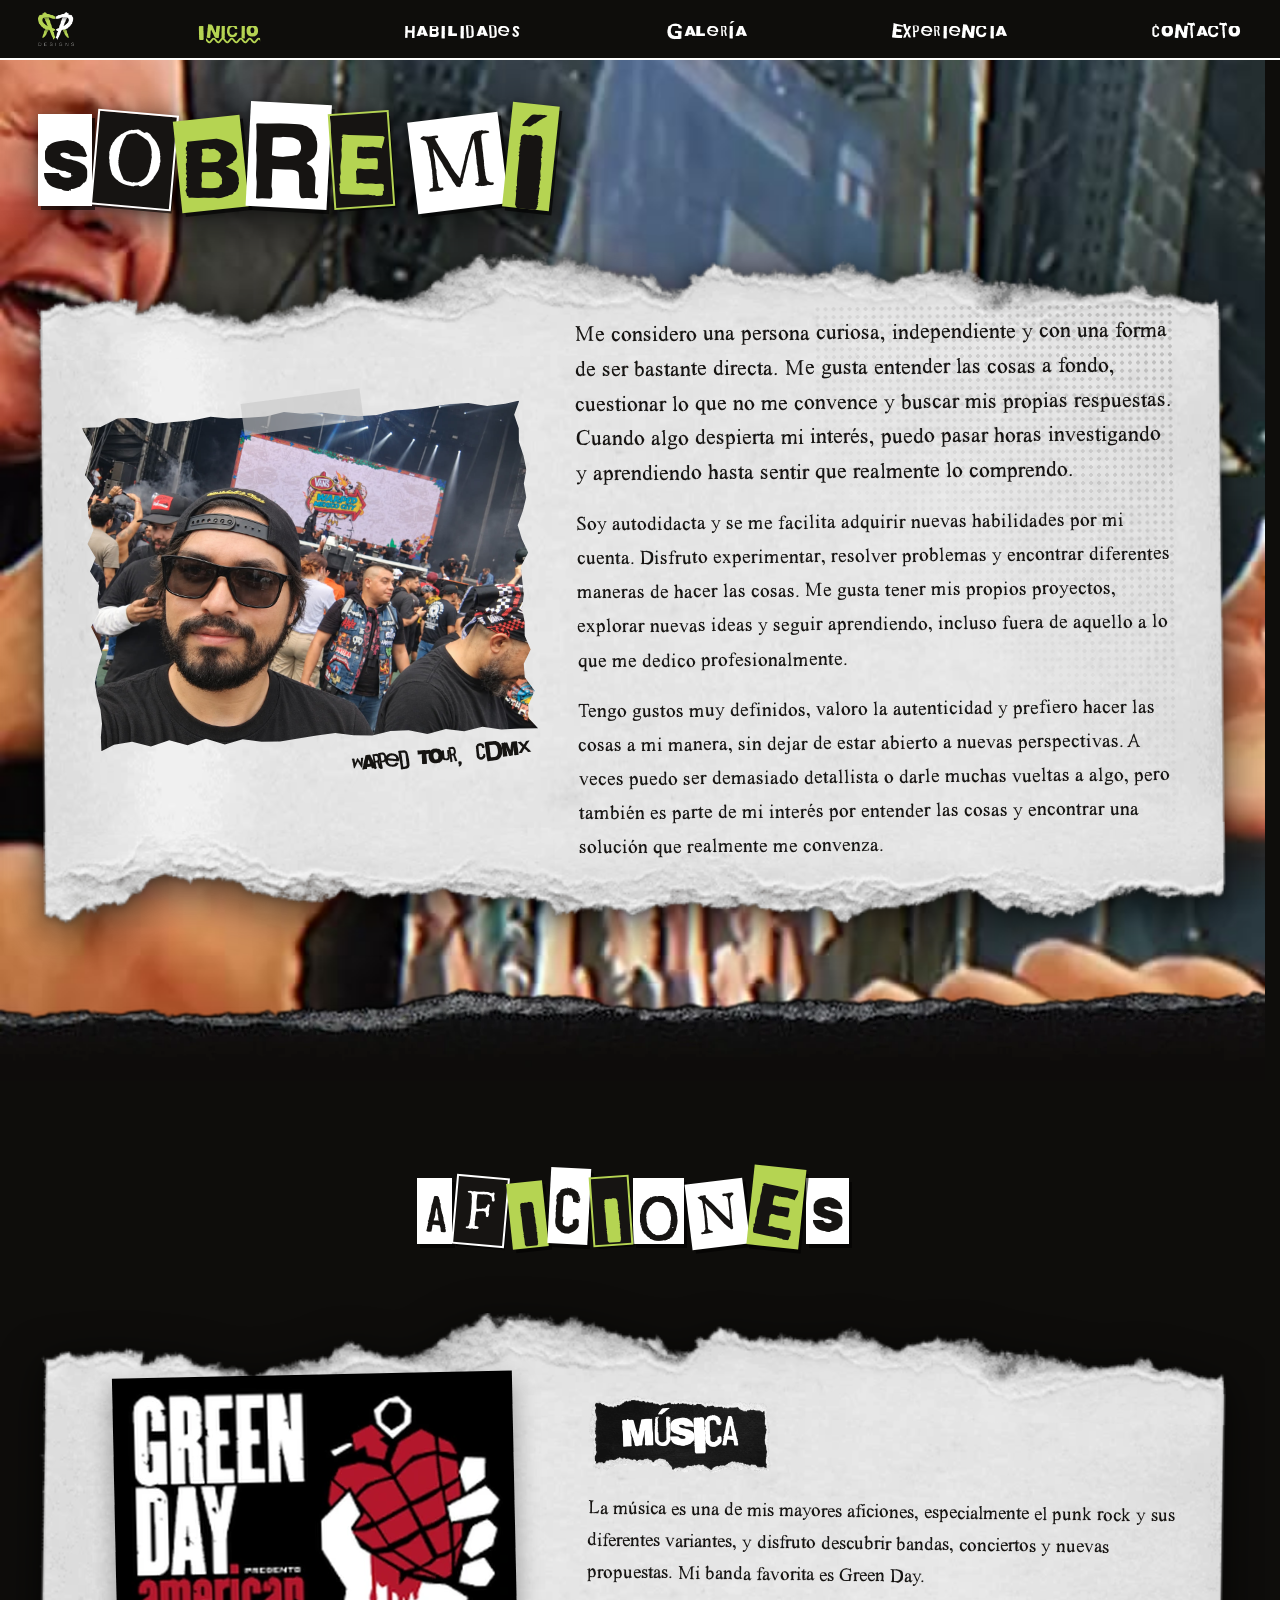
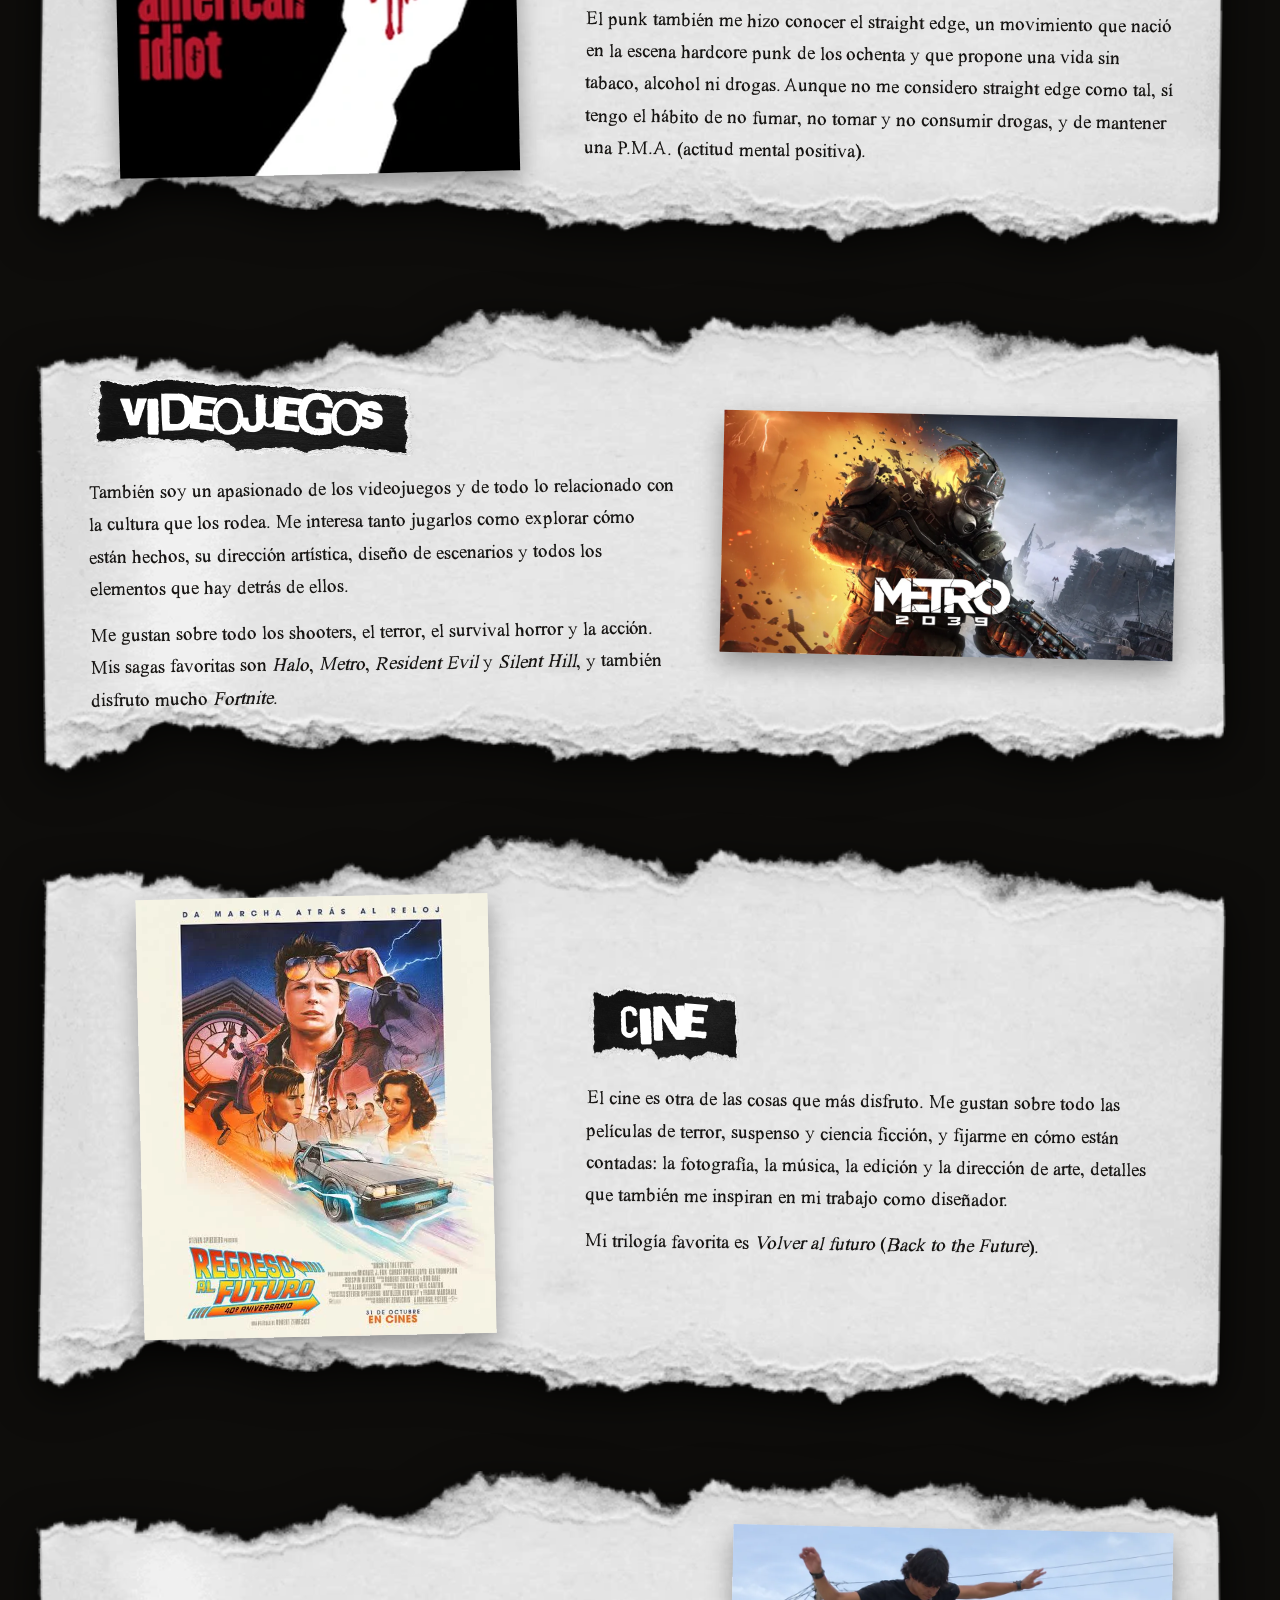
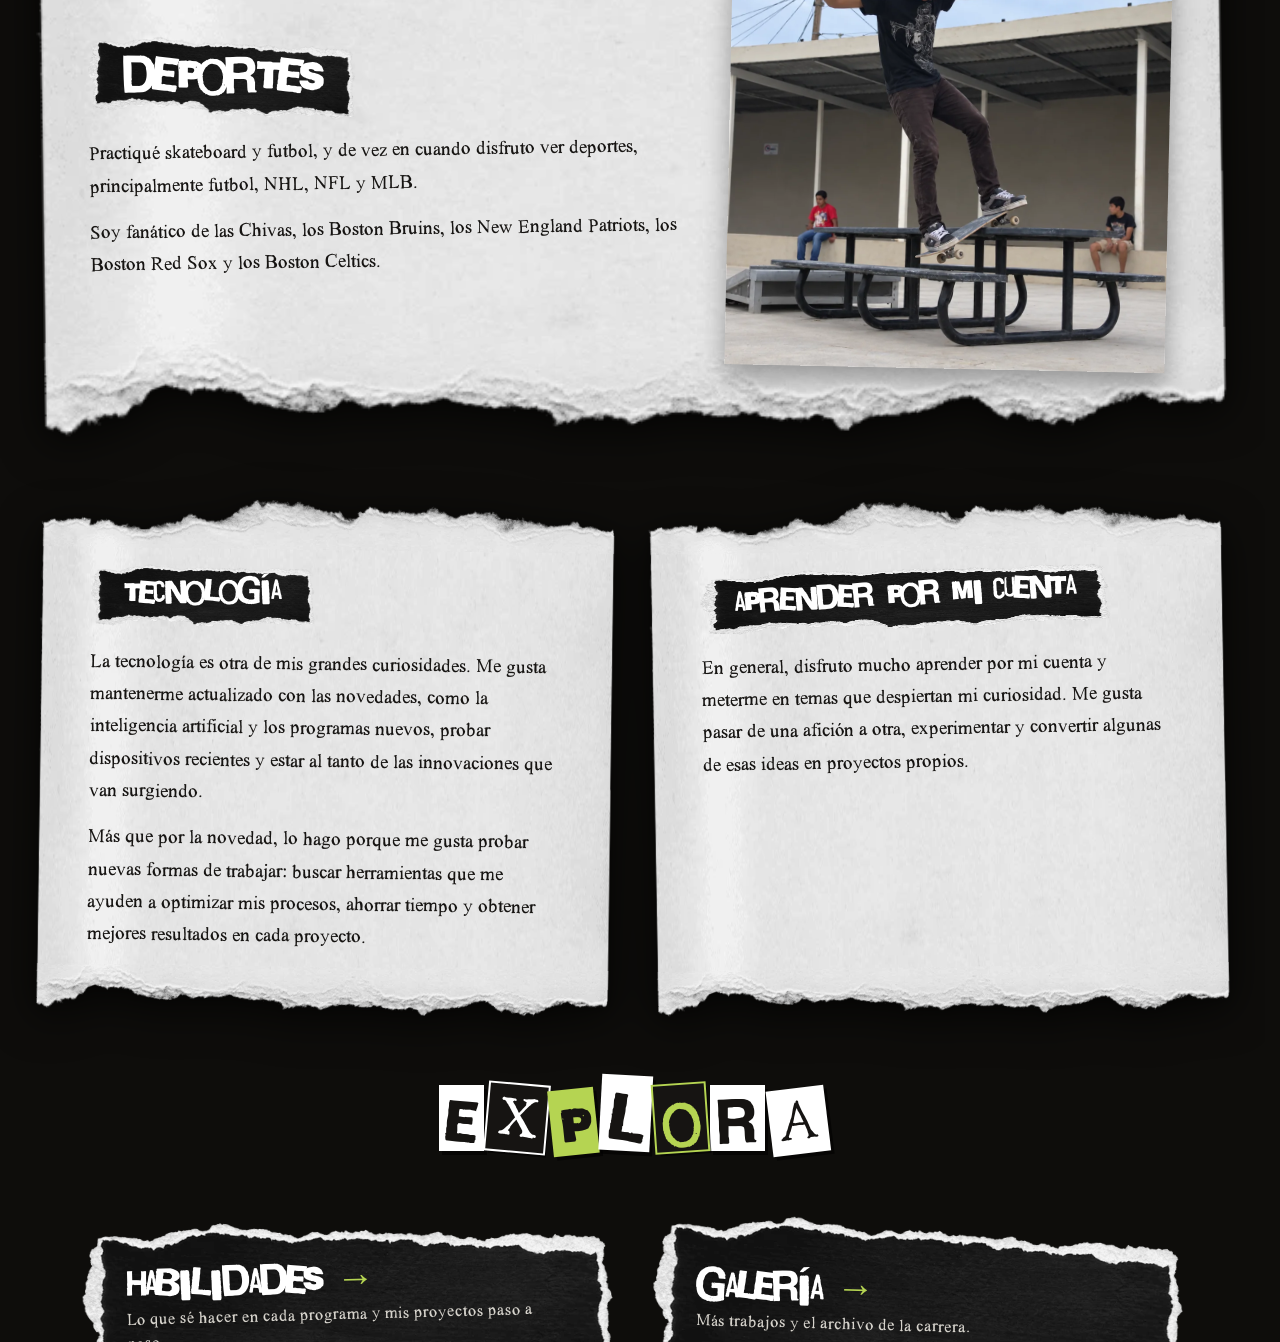
<file: sobre-mi.html>
<!DOCTYPE html>
<html lang="es"><head><meta charset="utf-8"><title>RPR Designs</title>
<link rel="icon" href="media/rpr-designs-sm.png?v=2">
<meta http-equiv="refresh" content="0; url=index.html"><link rel="canonical" href="index.html"></head>
<body><a href="index.html">Esta sección se movió aquí</a></body></html>
</file>
<file: style.css>
/* style.css — base del sitio: nav, pie y la estética GRUNGE (Inicio, Sobre mí, Contacto).
   Trabajo (trabajo.css) y Experiencia (experiencia.css) tienen identidad propia encima de esta base. */
:root{
  --bg:#0B0B0B;--ink:#ECECEC;--paper:#161616;--mute:#9C9C9C;--acid:#95D600;--line:#ECECEC;color-scheme:dark;
  --grain:url("data:image/svg+xml,%3Csvg xmlns='http://www.w3.org/2000/svg' width='220' height='220'%3E%3Cfilter id='n'%3E%3CfeTurbulence type='fractalNoise' baseFrequency='.85' numOctaves='2'/%3E%3CfeColorMatrix values='0 0 0 0 1 0 0 0 0 1 0 0 0 0 1 0 0 0 .55 0'/%3E%3C/filter%3E%3Crect width='100%25' height='100%25' filter='url(%23n)'/%3E%3C/svg%3E");
}
/* Boxpot (fonts/, Nick Polifroni, con permiso del autor): títulos de Inicio y menú de Inicio y Contacto */
@font-face{font-family:"Boxpot";src:url("fonts/boxpot1.ttf") format("truetype");font-display:swap}
*{box-sizing:border-box}
html{scroll-behavior:smooth;scrollbar-gutter:stable} /* reserva el espacio del scroll: la barra no se mueve entre páginas con y sin scroll */
body{margin:0;background:var(--bg);color:var(--ink);font:400 17px/1.65 "Special Elite","Courier New",monospace;position:relative;padding-bottom:env(safe-area-inset-bottom,0px)}
body.grunge::after{content:"";position:fixed;inset:0;background:var(--grain);opacity:.09;pointer-events:none;z-index:9}
h1,h2,h3{font-family:"Rubik Dirt","Impact",sans-serif;font-weight:400;margin:0;line-height:.95}
a{color:inherit}
img{max-width:100%}
:focus-visible{outline:3px dashed var(--acid);outline-offset:3px}
.wrap{max-width:1080px;margin:0 auto;padding:0 24px}

/* ── Nav compartido ──
   LAYOUT igual en todas las páginas (el de Inicio): alto fijo --nav-h, ancho 1320 px, logo a la izquierda, enlaces a la derecha,
   raya inferior de 2 px (blanca en páginas oscuras, negra en Experiencia).
   Cada página solo cambia el DISEÑO (colores, letra, subrayado, borde); no tocar alto/ancho/padding en sus CSS. */
:root{--nav-h:60px}
nav{position:sticky;top:0;z-index:20;background:#000;border-bottom:2px solid var(--ink);padding-top:env(safe-area-inset-top,0px);
  box-sizing:border-box;height:calc(var(--nav-h) + env(safe-area-inset-top,0px))} /* el borde va DENTRO del alto: mide igual con borde de 1, 2 o 3 px */
nav .wrap{display:flex;gap:22px;align-items:center;height:100%;max-width:1320px;padding:0 clamp(16px,3vw,40px);overflow-x:auto;scrollbar-width:none}
nav .wrap::-webkit-scrollbar{display:none}
nav a{text-decoration:none;white-space:nowrap;font:400 15px/1 "Special Elite","Courier New",monospace}
nav a,.arcade nav a,.formal nav a,.zine nav a{font-size:15px} /* mismo tamaño en todas: cada una conserva su letra */
nav a.me{font:400 20px/1 "Rubik Dirt","Impact",sans-serif;color:var(--acid);margin-right:auto}
nav a.me{flex:none}
nav a.me img{display:block;height:34px;width:auto}
nav a[aria-current="page"]{color:var(--acid);text-decoration:underline wavy}
@media (hover:hover){nav a:hover{color:var(--acid)}}
/* enlaces en .menu; en escritorio van en línea y el botón ☰ (.menu-btn, ver nav.js) no se ve */
nav .menu{display:flex;gap:22px;align-items:center}
.menu-btn{display:none}
/* celular: botón ☰ a la derecha y los enlaces en un panel que baja debajo del nav (mismo fondo y raya que el nav de cada página) */
@media (max-width:720px){
  nav .wrap{overflow:visible;background:inherit}
  .menu-btn{display:block;position:relative;flex:none;width:44px;height:44px;margin-right:-10px;padding:0;
    background:none;border:0;color:inherit;cursor:pointer}
  /* 3 rayas centradas; al abrir, la de arriba y la de abajo giran sobre el centro y forman una ✕ */
  .menu-btn span{position:absolute;left:10px;right:10px;top:50%;height:2px;margin-top:-1px;background:currentColor;transition:transform .2s,opacity .2s}
  .menu-btn span:nth-child(1){transform:translateY(-7px)}
  .menu-btn span:nth-child(3){transform:translateY(7px)}
  nav.open .menu-btn span:nth-child(1){transform:rotate(45deg)}
  nav.open .menu-btn span:nth-child(2){opacity:0}
  nav.open .menu-btn span:nth-child(3){transform:rotate(-45deg)}
  nav .menu{display:none;position:absolute;left:0;right:0;top:100%;flex-direction:column;align-items:stretch;gap:0;
    padding:4px clamp(16px,3vw,40px) 10px;background:inherit;backdrop-filter:blur(8px);-webkit-backdrop-filter:blur(8px);
    border-bottom:2px solid currentColor;max-height:calc(100svh - var(--nav-h));overflow-y:auto}
  nav.open .menu{display:flex}
  nav .menu a,.arcade nav .menu a,.formal nav .menu a,.zine nav .menu a{font-size:19px;padding:15px 0;border-top:1px solid rgba(128,128,128,.3)}
  nav .menu a:first-child{border-top:0}
}
footer{border-top:3px solid var(--ink);padding:18px 0;color:var(--mute);font-size:14px}

/* ── Grunge ── */
.grunge section{padding:72px 0 0}
.grunge h2{font-size:clamp(40px,7vw,68px);margin-bottom:32px;transform:rotate(-1.5deg);display:inline-block;background:var(--acid);color:#0B0B0B;padding:6px 16px}
.page{padding-bottom:88px}
.hero{padding:64px 0 88px;position:relative;overflow:hidden}
.hero h1{font-size:clamp(56px,13vw,160px);letter-spacing:-.02em;transform:rotate(-2deg);transition:text-shadow .15s}
@media (hover:hover){.hero h1:hover{text-shadow:5px 0 var(--acid),-5px 0 #fff;animation:jit .25s steps(2) infinite}}
@keyframes jit{50%{transform:rotate(-2deg) translate(3px,-2px)}}
.tape{display:inline-block;background:var(--acid);color:#0B0B0B;padding:6px 14px;transform:rotate(1.5deg);font-size:19px}
.hero p{max-width:46ch;margin:28px 0}
.jump{display:flex;flex-wrap:wrap;gap:14px}
.btn{display:inline-block;background:var(--acid);color:#0B0B0B;padding:12px 22px;text-decoration:none;border:2px solid var(--ink);box-shadow:5px 5px 0 var(--ink);font:inherit;cursor:pointer;transition:transform .12s,box-shadow .12s}
.btn.alt{background:var(--paper);color:var(--ink)}
@media (hover:hover){.btn:hover{transform:translate(3px,3px);box-shadow:2px 2px 0 var(--ink)}}
.btn:active{transform:translate(3px,3px);box-shadow:2px 2px 0 var(--ink)}

/* papel roto */
.torn{background:var(--paper);padding:32px;clip-path:polygon(0 3%,6% 0,14% 2%,25% 0,37% 3%,50% 0,63% 2%,77% 0,88% 3%,100% 0,100% 97%,92% 100%,80% 98%,66% 100%,52% 97%,38% 100%,24% 98%,10% 100%,0 97%)}
.about{display:grid;grid-template-columns:1.5fr 1fr;gap:32px;align-items:start}
.about p{margin:0 0 16px}
.about p:last-child{margin:0}
.facts{list-style:none;margin:0;padding:0}
.facts li{border-bottom:2px dashed var(--line);padding:10px 0;display:flex;justify-content:space-between;gap:12px}
.facts span{color:var(--mute)}

/* hobbies: calcomanías pegadas chuecas */
.stickers{display:grid;grid-template-columns:repeat(auto-fit,minmax(210px,1fr));gap:30px;margin:8px 0 56px}
.sticker{position:relative;background:var(--paper);border:2px solid var(--ink);padding:26px 22px 22px;box-shadow:7px 7px 0 var(--acid)}
.sticker:nth-child(1){transform:rotate(-2deg)}.sticker:nth-child(2){transform:rotate(1.5deg)}.sticker:nth-child(3){transform:rotate(-1deg)}.sticker:nth-child(4){transform:rotate(2deg)}
.sticker::before{content:"";position:absolute;top:-12px;left:50%;width:84px;height:24px;margin-left:-42px;background:rgba(236,236,236,.75);transform:rotate(-4deg)}
.sticker .ico{font:400 46px/1 "Rubik Dirt",sans-serif;color:var(--acid);display:block;margin-bottom:10px}
.sticker h3{font-size:30px;margin-bottom:8px}
.sticker p{margin:0;color:#cfcfcf;font-size:16px}
.quote{font:400 clamp(26px,4.5vw,44px)/1.1 "Rubik Dirt",sans-serif;max-width:22ch;transform:rotate(-1deg);margin:8px 0 0}
.quote b{background:var(--acid);color:#0B0B0B;font-weight:400;padding:0 8px}

/* línea de tiempo grunge (formación en Sobre mí) */
.tl{border-left:4px solid var(--ink);padding-left:26px}
.tl article{margin-bottom:26px;position:relative}
.tl article::before{content:"✕";position:absolute;left:-40px;top:-2px;color:var(--acid);font-size:22px;background:var(--bg)}
.tl time{color:var(--mute)}
.tl h3{font-size:28px}
.tl p{margin:4px 0 0;max-width:60ch}

/* contacto */
/* correo: la letra se ajusta al ancho de la pantalla para que quepa en un solo renglón */
.big{display:inline-block;font:400 clamp(18px,5vw,54px)/1 "Rubik Dirt",sans-serif;text-decoration:none;background:var(--acid);color:#0B0B0B;padding:12px 18px;transform:rotate(-1deg);overflow-wrap:anywhere}
@media (hover:hover){.big:hover{background:var(--ink)}}
.grunge nav a{font-family:"Boxpot","Impact",sans-serif;font-size:19px;letter-spacing:.14em} /* botones del menú de Contacto en Boxpot, con aire entre letras */
/* menú en escritorio (todas las páginas): los botones se reparten a lo ancho de la barra, después del logo; cada página conserva su letra y colores */
@media (min-width:721px){
  nav .menu{flex:1;justify-content:space-between;margin-left:clamp(40px,8vw,140px)}
}
.links{display:flex;flex-wrap:wrap;gap:18px;margin-top:26px}

@media (max-width:720px){.about{grid-template-columns:1fr}.torn{padding:26px 20px}
  .big{padding:12px 14px}}
@media (prefers-reduced-motion:reduce){*{transition:none!important;animation:none!important;scroll-behavior:auto!important}}
</file>
<file: inicio.css>
/* inicio.css — Inicio: selector de habilidades estilo juego de peleas + proyectos paso a paso.
   --c = color del programa elegido (lo cambia inicio.js); --p1 = verde de acento del sitio (marco del programa elegido). */
body.arcade{--bg:#07070A;--bg2:#101016;--w:#F4F4F0;--dim:#8D8D96;--p1:#C4FF2E;--c:#31A8FF;
  background:var(--bg);color:var(--w);font:400 17px/1.6 "Barlow",system-ui,sans-serif;overflow-x:hidden}
.arcade nav{background:rgba(7,7,10,.85);backdrop-filter:blur(8px);-webkit-backdrop-filter:blur(8px);border-bottom:2px solid var(--w)}
.arcade nav a{font:700 15px/1 "Barlow Condensed",sans-serif;letter-spacing:.08em;text-transform:uppercase;color:var(--dim)}
.arcade nav a.me{font:400 22px/1 "Anton",sans-serif;color:var(--c);letter-spacing:.02em;transition:color .3s}
.arcade nav a[aria-current="page"]{color:var(--w);text-decoration:none;box-shadow:inset 0 -2px 0 var(--c)}
@media (hover:hover){.arcade nav a:hover{color:var(--w)}}
.arcade footer{border-top:1px solid #22222A;color:var(--dim)}
.cond{font-family:"Barlow Condensed",sans-serif;font-weight:700;text-transform:uppercase;letter-spacing:.1em}

/* ══ VISTAS: Habilidades | Proyectos (el menú de arriba las alterna; cada una ocupa la pantalla) ══ */
.view{height:calc(100svh - var(--nav-h));min-height:560px}
/* programa con proyectos: la portada es más baja para que asome el inicio de los proyectos debajo */
.select.has-more{height:calc(100svh - var(--nav-h) - 150px)}

/* ══ SELECTOR (pantalla de selección de personaje) ══
   Fondo = la muestra (imagen o video) · al centro, el logo del programa en grande (el "personaje")
   · a la derecha un solo panel (.panel): arriba logo + título + botón (.side), abajo la ficha (.card) · abajo la fila de programas.
   --c = color de la muestra visible (si no trae uno, el del programa). */
.select{position:relative;isolation:isolate;overflow:hidden;padding:24px clamp(16px,3vw,44px) 16px;
  display:grid;grid-template-columns:1fr minmax(240px,21%);grid-template-rows:1fr auto;gap:16px clamp(16px,2.5vw,36px)}
.panel{grid-column:2;grid-row:1;align-self:center;max-height:100%;overflow:auto;scrollbar-width:none;display:flex;flex-direction:column;gap:12px}
.panel::-webkit-scrollbar{display:none}
.select .bg{position:absolute;inset:0;z-index:-2;background:#000}
.select .bg>img,.select .bg>video,.select .bg>.ba,.select .bg>iframe{position:absolute;inset:0;width:100%;height:100%;border:0;display:block}
.select .bg iframe{background:#000}
/* toda imagen o video de muestra: completo (ajustado al máximo de alto o ancho), con la misma imagen difuminada detrás */
.select .bg>.vfit{position:absolute;inset:0;overflow:hidden}
.vblur{position:absolute;inset:-60px;background:center/cover no-repeat;filter:blur(40px) brightness(.55) saturate(1.2)}
.select .bg .vfit>:is(img,video){position:absolute;inset:0;width:100%;height:100%;object-fit:contain}
.select .bg .ba{overflow:hidden}
.lfit .lbox.plain iframe{width:100%;height:100%}
/* página en vivo (visor 3D, juego): completa en un recuadro 16:9 entre la columna de programas y la ficha */
.select .bg>.lfit{position:absolute;inset:0;overflow:hidden;display:grid;place-items:center;container-type:size;
  padding:24px calc(max(240px,21%) + clamp(32px,5vw,80px)) 24px clamp(190px,15vw,230px)}
.lfit .lbox{position:relative;z-index:1;width:min(100cqw,100cqh * var(--ar,1.7778));aspect-ratio:var(--ar,1.7778);overflow:hidden}
/* la página se carga al tamaño de su iframe en industriasduenas.com (fit.w × fit.h) y inicio.js la reduce a escala */
.lfit .lbox iframe{position:absolute;left:0;top:0;border:0;background:#000;transform-origin:0 0}
/* marco del visor 3D, igual que en industriasduenas.com/alumax/ */
.lfit .lbox.garage{border:3px solid #fff;border-radius:30px;background:#111;box-sizing:border-box}
/* muestra con fondo sólido (juego, visor): sin el velo oscuro, y textos sobre panel oscuro para que se lean */
.select.solid::after{opacity:0}
.select.solid .card{background:rgba(4,8,12,.9)}
/* fondo claro: textos directos sobre el fondo en negro (la ficha conserva su tarjeta oscura) */
.select.light :is(.scap,.sdesc,.side .credit,.slink,.slot .nm){color:#000;text-shadow:none}
.select.light .slink{text-decoration-color:#000}
.select.light .roster.on-page .slot .nm{color:var(--w)} /* ya bajaste a los proyectos (fondo oscuro): nombres en blanco */
.select.viewing .bg>.lfit{padding:16px}
@media (max-width:900px){.select .bg>.lfit{padding:12px}}
.select .bg img,.select .bg video{object-fit:cover}
/* velo: oscurece los costados (texto) y abajo (fila), y tiñe todo con el color de la muestra */
.select::after{content:"";position:absolute;inset:0;z-index:-1;pointer-events:none;transition:opacity .3s,background .4s;
  background:linear-gradient(90deg,rgba(0,0,0,.36),transparent 32%,transparent 62%,rgba(0,0,0,.39)),
    linear-gradient(transparent 58%,rgba(0,0,0,.46))
}
.ba-l{position:absolute;inset:0;overflow:hidden;transition:opacity .6s}
.ba-l.after{opacity:0}
.ba.show-after .ba-l.after{opacity:1}
.select .bg .ba-l img{position:absolute;inset:0;width:100%;height:100%;object-fit:contain}
.ba-tabs{display:none;position:absolute;top:14px;left:50%;transform:translateX(-50%);gap:4px;background:#000;padding:4px;z-index:1}
.ba-tabs button{border:0;background:#2A2A33;color:#fff;font:800 13px/1 "Barlow Condensed",sans-serif;text-transform:uppercase;letter-spacing:.06em;padding:7px 11px;cursor:pointer}
.ba-tabs button[aria-pressed="true"]{background:var(--c);color:#000}

/* logo del programa: a la izquierda, junto al texto (el centro queda libre para la muestra) */
.plogo{width:clamp(42px,4.5vw,64px);aspect-ratio:1;display:block;filter:drop-shadow(0 10px 18px rgba(0,0,0,.7))}

.side{display:flex;flex-direction:column;align-items:flex-start;gap:7px;transition:opacity .3s}
.side .kicker{margin:0;color:var(--c);font-size:12px}
.scap{margin:0;font:400 clamp(15px,1.3vw,20px)/1.1 "Anton",sans-serif;text-transform:uppercase;text-shadow:0 2px 12px rgba(0,0,0,.8)}
.ver{border:0;background:var(--c);color:#000;cursor:pointer;padding:6px 9px;font:800 12px/1 "Barlow Condensed",sans-serif;text-transform:uppercase;letter-spacing:.06em}
@media (hover:hover){.ver:hover{background:var(--w)}}
/* pausa y sonido: al centro, en el borde inferior de la muestra */
.vctl{position:absolute;left:50%;bottom:18px;transform:translateX(-50%);z-index:3;display:flex;gap:8px}
.vctl .ver{padding:9px 14px;font-size:14px;box-shadow:0 6px 20px rgba(0,0,0,.45)}
@media (max-width:900px){.vctl{position:static;transform:none;order:1}} /* celular: debajo del título de la muestra */
.vctl[hidden]{display:none}
.snav{display:flex;align-items:center;gap:6px}
.snav[hidden]{display:none}
.snav button{width:36px;height:32px;border:1px solid rgba(255,255,255,.3);background:rgba(0,0,0,.5);color:#fff;font:400 22px/1 "Anton",sans-serif;cursor:pointer}
.snav span{color:#CFCFD6;font:700 14px/1 "Barlow Condensed",sans-serif;min-width:40px;text-align:center}
.side .credit{margin:0;font-size:12px;color:#B9B9C2;max-width:34ch}
.side .credit[hidden],.slink[hidden]{display:none}
.slink{color:var(--w);font:700 14px/1.3 "Barlow Condensed",sans-serif;text-transform:uppercase;letter-spacing:.06em;text-decoration:underline;text-decoration-color:var(--c);text-underline-offset:4px}
/* enlace de la muestra (link en FIGHTERS, ej. InDesign → modelo animado en 3D): botón con el color del programa */
.select .side .slink.sbtn:not([hidden]),.select.light .side .slink.sbtn:not([hidden]){display:inline-block;background:var(--c);color:#000;text-decoration:none;text-shadow:none;
  padding:10px 14px;font:800 15px/1 "Barlow Condensed",sans-serif;letter-spacing:.06em;box-shadow:0 6px 20px rgba(0,0,0,.45);transition:background .15s}
@media (hover:hover){.select .side .slink.sbtn:hover{background:var(--w)}}

/* ficha (como el panel de estadísticas del juego) */
.card{flex:none;transition:opacity .3s;
  background:rgba(4,8,12,.6);backdrop-filter:blur(8px);-webkit-backdrop-filter:blur(8px);border:1px solid rgba(255,255,255,.14)}
.card::-webkit-scrollbar{display:none}
.card h2{font:400 clamp(15px,1.3vw,20px)/1 "Anton",sans-serif;text-transform:uppercase;margin:0;padding:7px 9px;border-bottom:1px solid rgba(255,255,255,.14)}
.card .tagline{margin:0;padding:6px 9px;color:#DADAE0;font-size:13px;line-height:1.45;border-bottom:1px solid rgba(255,255,255,.14)}
.moves{list-style:none;margin:0;padding:0}
/* nivel (barra tipo videojuego), subtítulos de la ficha y descripción de la muestra */
.level{display:flex;align-items:center;gap:8px;padding:7px 9px;border-bottom:1px solid rgba(255,255,255,.14)}
.lv-t,.lv-n{font:800 12px/1 "Barlow Condensed",sans-serif;text-transform:uppercase;letter-spacing:.06em}
.lv-t{color:#C2C2CA}.lv-n{color:var(--c);white-space:nowrap}
.level[hidden]{display:none} /* Código, IA y WordPress van sin nivel */
.lv-bar{flex:1;display:flex;gap:2px}
.lv-bar i{flex:1;height:9px;background:rgba(255,255,255,.14);transform:skewX(-18deg)}
.lv-bar i.on{background:var(--c);box-shadow:0 0 6px var(--c)}
.sub-t{margin:0;padding:7px 9px 0;font:800 11px/1 "Barlow Condensed",sans-serif;text-transform:uppercase;letter-spacing:.1em;color:#8E8E99}
.card .sub-t+.tagline{border-bottom:1px solid rgba(255,255,255,.14)}
.sdesc{margin:0;max-width:34ch;font-size:13px;line-height:1.45;color:#E4E4EA;text-shadow:0 1px 8px rgba(0,0,0,.9)}
.sdesc:empty{display:none}
.moves li{padding:5px 9px;border-bottom:1px solid rgba(255,255,255,.08)}
.moves li:last-child{border-bottom:0}
.moves .combo{display:none}
.moves b{display:block;font:800 13px/1.2 "Barlow Condensed",sans-serif;text-transform:uppercase;letter-spacing:.03em;color:var(--c)}
.moves span{display:block;color:#C2C2CA;font-size:12px;line-height:1.35}

/* fila de programas: el elegido a color, los demás en gris (como en los juegos) */
.roster{grid-column:1 / -1;grid-row:2;display:flex;justify-content:center;gap:8px;flex-wrap:wrap;transition:opacity .3s}
.slot{width:76px;padding:6px 0 8px;border:0;background:none;cursor:pointer;display:flex;flex-direction:column;align-items:center;gap:6px;
  filter:grayscale(1);opacity:.45;transition:filter .2s,opacity .2s,transform .2s;border-bottom:3px solid transparent}
.slot .in{display:contents}
.slot .mini{width:44px;height:44px}
.slot .nm{font:800 12px/1 "Barlow Condensed",sans-serif;text-transform:uppercase;letter-spacing:.04em;color:var(--w)}
.slot[aria-selected="true"]{filter:none;opacity:1;transform:translateY(-4px);border-color:var(--c)}
.slot .mini{transition:transform .2s}
@media (hover:hover){.slot:hover{opacity:.85}.slot:hover .mini{transform:scale(1.18)}}
/* escritorio: la fila de programas pasa a una columna vertical a la izquierda */
@media (min-width:901px){
  /* la columna de programas es flotante: se queda fija a la izquierda aunque bajes a los proyectos */
  :root{--rw:clamp(170px,13vw,200px)}
  .select{grid-template-columns:var(--rw) 1fr minmax(240px,21%);grid-template-rows:1fr}
  .panel{grid-column:3}
  .roster{position:fixed;z-index:20;left:clamp(16px,3vw,44px);top:calc(var(--nav-h) + (100svh - var(--nav-h)) / 2);transform:translateY(-50%);
    flex-direction:column;flex-wrap:nowrap;justify-content:center;max-height:calc(100svh - var(--nav-h) - 24px);overflow-y:auto;scrollbar-width:none;gap:2px}
  .pjp.pg-info{padding-left:calc(var(--rw) + clamp(32px,4vw,60px));max-width:calc(1300px + var(--rw))}
  .roster::-webkit-scrollbar{display:none}
  .slot{flex-direction:row;width:auto;padding:5px 12px 5px 8px;gap:10px;border-bottom:0;border-left:3px solid transparent}
  .slot .mini{width:38px;height:38px}
  .slot .nm{font-size:13px}
  .slot[aria-selected="true"]{transform:translateX(4px)}
}

/* "Ver": la muestra al frente, completa y sin velo; lo demás se oculta */
.close{display:none;position:absolute;top:14px;right:14px;z-index:3;border:0;background:#000;color:#fff;cursor:pointer;padding:10px 14px;font:800 15px/1 "Barlow Condensed",sans-serif;text-transform:uppercase;letter-spacing:.06em}
.select.viewing .close{display:block}
.select.viewing::after{opacity:0}
.select.viewing .bg{z-index:2}
.select.viewing .bg img,.select.viewing .bg video{object-fit:contain;filter:none;transform:none}
.select.viewing .ba-tabs{display:flex}
.select.viewing .bg iframe{z-index:1;background:#fff}
.select.viewing :is(.panel,.roster){opacity:0;pointer-events:none}

/* logos de los programas (tiles) */
.tile{width:100%;height:100%;display:block}

/* ══ PROYECTOS (proyectos.html): pestañas arriba; el proyecto elegido completo, sin slider ══
   --c = color del proyecto activo (lo pone inicio.js). */
.pjp{max-width:1300px;margin:0 auto;padding:22px clamp(16px,3vw,40px) 60px}
/* Programas: proyectos debajo de la portada de cada programa */
.pg-info{padding-top:26px}
.pg-k{margin:0;color:var(--c);font-size:13px}
.pg-info .pj-one+.pj-one{margin-top:70px;padding-top:10px;border-top:1px solid #22222A}
.pj-head{margin:30px 0 34px;max-width:900px}
.pj-head .kicker{margin:0;color:var(--c)}
.pj-head h2{font:400 clamp(40px,6vw,80px)/.95 "Anton",sans-serif;text-transform:uppercase;margin:6px 0 14px}
.pj-sum{margin:0;color:#C9C9D2;font-size:18px;line-height:1.55;max-width:65ch}
.pj-meta{display:flex;flex-wrap:wrap;align-items:center;gap:12px 30px;margin-top:18px}
.pj-tools{display:flex;gap:6px}
.pj-tools span{width:34px;height:34px;display:block}
.pj-stats{display:flex;gap:26px}
.pj-stats b{display:block;font:400 30px/1 "Anton",sans-serif;color:var(--c)}
.pj-stats span{font-size:13px;color:var(--dim)}
.pj-links{display:flex;flex-wrap:wrap;gap:8px;margin-top:18px}
.pj-links:empty{display:none}
.pj-links a{background:var(--c);color:#000;text-decoration:none;font:800 15px/1 "Barlow Condensed",sans-serif;text-transform:uppercase;letter-spacing:.04em;padding:11px 15px}
/* pasos: cada uno con su imagen o video a un lado (se alternan) */
.pj-steps{list-style:none;margin:0;padding:0;display:grid;gap:40px}
.pj-st{display:grid;grid-template-columns:1.4fr 1fr;gap:clamp(20px,3vw,44px);align-items:center}
.pj-st:nth-child(even) .frame{order:2}
.pj-st.solo{grid-template-columns:1fr;max-width:760px}
.pj-st .txt{border-left:4px solid var(--c);padding:4px 0 4px 18px}
.pj-st .k{font:800 14px/1 "Barlow Condensed",sans-serif;letter-spacing:.14em;text-transform:uppercase;color:var(--c)}
.pj-st h3{font:400 clamp(26px,2.8vw,38px)/1 "Anton",sans-serif;text-transform:uppercase;margin:6px 0 10px}
.pj-st p{margin:0;color:#DADAE0;max-width:58ch}
.frame{position:relative;justify-self:center;max-width:100%;border-radius:14px;overflow:hidden;background:#0E0E13;border:1px solid #2A2A33;box-shadow:0 24px 60px rgba(0,0,0,.55);padding:0}
.frame img,.frame video{display:block;max-width:100%;max-height:72svh;width:auto;height:auto}
.frame.phone{border-radius:28px;border:7px solid #1C1C22}
button.frame{cursor:zoom-in;font:inherit;color:inherit}
.frame .cap{position:absolute;left:12px;bottom:12px;background:#000;color:#fff;font:700 12px/1 "Barlow Condensed",sans-serif;letter-spacing:.08em;text-transform:uppercase;padding:6px 9px}
@media (max-width:900px){
  .pj-st{grid-template-columns:1fr}
  .pj-st:nth-child(even) .frame{order:0}
  .frame img,.frame video{max-height:64svh}
}

dialog#lb{border:1px solid #333;border-radius:16px;background:#0E0E12;color:var(--w);padding:14px;max-width:min(96vw,1300px);width:100%}
dialog#lb::backdrop{background:rgba(0,0,0,.9)}
#lb img{display:block;max-width:100%;max-height:80vh;margin:0 auto;object-fit:contain;border-radius:8px}
#lb p{margin:10px 0 0}
.lbn{display:flex;gap:10px;margin-top:10px;align-items:center}
.lbn button{background:var(--c);color:#000;border:0;padding:9px 16px;font:800 14px/1 "Barlow Condensed",sans-serif;text-transform:uppercase;cursor:pointer}
.lbn #cl{background:#26262E;color:#fff}
.lbn span{margin-left:auto;color:var(--dim)}


@media (max-width:900px){
  /* celular: arriba la muestra despejada con el logo montado en su borde inferior → título, descripción y botones
     sobre fondo oscuro (ya no encima de la muestra) → fila de programas → ficha */
  .view{height:auto;min-height:0}
  .select{display:flex;flex-direction:column;gap:14px;padding:0 14px 24px}
  .panel{display:contents}
  .select .bg{bottom:auto;height:50svh}
  .select::after{bottom:auto;height:50svh;background:linear-gradient(transparent 70%,var(--bg))}
  .side{padding-top:calc(50svh - 40px)}
  .plogo{width:72px}
  .roster{order:1}.card{order:2}
  .side{gap:10px}
  .roster{display:grid;grid-template-columns:repeat(5,1fr);gap:4px}
  .slot{width:auto}.slot .mini{width:36px;height:36px}
  .slot .nm{font-size:11.5px;line-height:1.1;text-align:center;overflow-wrap:anywhere}
  /* textos más grandes para leerse en celular */
  .scap{font-size:22px}
  .sdesc{font-size:15px;max-width:none}
  .side .credit{font-size:13.5px;max-width:none}
  .slink{font-size:15px}
  .ver{font-size:14px;padding:9px 12px}
  .card h2{font-size:20px}
  .card .tagline{font-size:15px}
  .lv-t,.lv-n{font-size:13px}
  .sub-t{font-size:12.5px}
  .moves b{font-size:15px}
  .moves span{font-size:14px}
  .moves li{padding:7px 9px}
  /* el texto ya no va sobre la muestra: en blanco aunque la muestra sea clara */
  .select.light :is(.scap,.sdesc,.side .credit,.slink,.slot .nm){color:var(--w)}
  .select.light .slink{text-decoration-color:var(--c)}
  /* menú abierto: panel opaco para que la muestra de atrás no estorbe */
  .arcade nav .menu{background:var(--bg)}
  .select.viewing{min-height:70svh}
  .select.viewing .bg{height:70svh}
  .select.viewing :is(.side,.card,.roster){display:none}
}

/* ══ GALERÍA (galeria.html) ══ */
.gal{max-width:1300px;margin:0 auto;padding:34px clamp(16px,3vw,40px) 60px}
.gal-head h1{font:400 clamp(40px,6vw,76px)/1 "Anton",sans-serif;text-transform:uppercase;margin:0}
.gal-head p{margin:8px 0 0;color:#B9B9C2;max-width:60ch}

/* ── carrusel (coverflow) a todo el ancho: el proyecto elegido al centro y los demás a los lados, más chicos e inclinados.
   Cada trabajo se ve tal cual, en su proporción, sin marco. galeria.js pone a cada tarjeta su ancho, alto y posición.
   Un solo color de acento en toda la Galería (el verde del sitio). */
body.galeria{--c:var(--p1);background:#000}
/* fondo: gris oscuro con degradado circular, más claro al centro y negro en todos los bordes (capa fija: también quieta en celular) */
body.galeria::before{content:"";position:fixed;inset:0;z-index:-1;pointer-events:none;
  background:radial-gradient(ellipse 75% 70% at 50% 45%,#3A3A3F 0%,#232326 40%,#0E0E10 75%,#000 100%)}
.sr{position:absolute;width:1px;height:1px;overflow:hidden;clip:rect(0 0 0 0);white-space:nowrap} /* solo para lectores de pantalla */
.galeria .gal{padding-top:8px}
.cf{--H:500px;position:relative;width:100vw;margin:22px calc(50% - 50vw) 0;height:calc(var(--H) + 60px);perspective:1600px;overflow:hidden}
.cf-stage{position:absolute;inset:0} /* sin preserve-3d: cada tarjeta lleva su propia perspectiva y el orden lo da z-index (la del centro y sus flechas siempre encima) */
/* las que no están seleccionadas se ven en blanco y negro; la del centro, a color */
.cf-card{position:absolute;left:50%;top:calc(var(--H) / 2 + 30px);cursor:pointer;filter:grayscale(1) brightness(var(--br,1));
  transition:transform .55s cubic-bezier(.2,.8,.2,1),width .4s,height .4s,margin .4s,filter .55s}
.cf-card[hidden]{display:none}
.cf-card.on{filter:none}
.cf-card>:is(img,video){display:block;width:100%;height:100%;object-fit:contain;box-shadow:0 24px 50px rgba(0,0,0,.6);transition:opacity .22s}
.cf-card>img.off{opacity:0}
.cf-card.on>img{cursor:zoom-in}
/* flechas de la imagen del centro (otra imagen del mismo proyecto): por fuera, junto a sus bordes, para no tapar la imagen */
.cf-in{position:absolute;top:50%;margin-top:-22px;width:44px;height:44px;border-radius:50%;border:0;background:var(--c);color:#000;box-shadow:0 6px 18px rgba(0,0,0,.5);transition:background .15s;
  font:400 26px/1 "Anton",sans-serif;cursor:pointer;display:grid;place-items:center;padding-bottom:3px;z-index:2}
.cf-in.prev{left:-58px}.cf-in.next{right:-58px}
@media (hover:hover){.cf-in:hover{background:#fff;color:#000}}
/* flechas de afuera (otro proyecto) */
.cf-nav{position:absolute;top:calc(var(--H) / 2 + 6px);z-index:200;width:52px;height:52px;border-radius:50%;border:1px solid rgba(255,255,255,.25);
  background:rgba(0,0,0,.6);color:#fff;font:400 32px/1 "Anton",sans-serif;cursor:pointer;display:grid;place-items:center;padding-bottom:3px}
.cf-nav.prev{left:clamp(12px,2.5vw,40px)}.cf-nav.next{right:clamp(12px,2.5vw,40px)}
@media (hover:hover){.cf-nav:hover{background:var(--c);color:#000;border-color:var(--c)}}
/* debajo: puntos (uno por imagen), reproducir/pausa y sonido */
.cf-ctl{display:flex;flex-wrap:wrap;justify-content:center;align-items:center;gap:12px 16px;margin-top:6px;min-height:40px}
.cf-dots{display:flex;gap:8px}
.cf-dots[hidden],.cf-btn[hidden]{display:none}
.cf-dots button{width:10px;height:10px;padding:0;border-radius:50%;border:0;background:rgba(255,255,255,.28);cursor:pointer;transition:background .2s,transform .2s}
.cf-dots button[aria-current="true"]{background:var(--c);transform:scale(1.3)}
.cf-btn{border:1px solid var(--c);background:none;color:var(--w);cursor:pointer;padding:10px 16px;border-radius:999px;
  font:800 14px/1 "Barlow Condensed",sans-serif;letter-spacing:.08em;text-transform:uppercase;white-space:pre}
.cf-btn[aria-pressed="false"]#cfPlay,.cf-btn[aria-pressed="true"]#cfSnd{background:var(--c);color:#000}
@media (hover:hover){.cf-btn:hover{background:var(--w);border-color:var(--w);color:#000}}
/* descripción del proyecto del centro */
.cf-info{max-width:700px;margin:18px auto 0;text-align:center;min-height:120px}
.cf-info .cf-k{margin:0 0 6px;font:800 13px/1 "Barlow Condensed",sans-serif;letter-spacing:.14em;text-transform:uppercase;color:var(--c)}
.cf-info h2{font:400 clamp(28px,3.4vw,42px)/1.05 "Anton",sans-serif;text-transform:uppercase;margin:0 0 10px}
.cf-info p{margin:0;color:#C9C9D2;font-size:17px;line-height:1.55}
@media (max-width:700px){
  /* celular: las flechas de proyecto bajan, debajo de la imagen, para no chocar con las de la imagen del centro */
  .cf{height:calc(var(--H) + 112px)}
  .cf-nav{top:auto;bottom:4px;width:42px;height:42px;font-size:26px}
  .cf-ctl{margin-top:-46px;padding:0 64px}
  .cf-in{width:36px;height:36px;margin-top:-18px;font-size:22px}
  .cf-in.prev{left:-42px}.cf-in.next{right:-42px}
}
@media (prefers-reduced-motion:reduce){.cf-card,.cf-card>:is(img,video){transition:none}}
.gal-filtros{display:flex;flex-wrap:wrap;gap:4px;margin:24px 0}
.gal-filtros button{border:0;background:none;color:var(--dim);cursor:pointer;padding:10px 16px;font:800 15px/1 "Barlow Condensed",sans-serif;text-transform:uppercase;letter-spacing:.1em;border-bottom:3px solid transparent}
.gal-filtros button[aria-selected="true"]{color:var(--w);border-color:var(--w)}
.gal-grid{columns:3 320px;column-gap:20px}
.pieza{break-inside:avoid;margin:0 0 26px;border-top:4px solid var(--c)}
.pieza[hidden]{display:none}
.pieza .m{display:block;position:relative;width:100%;border:0;padding:0;background:#000;cursor:zoom-in;color:#fff;text-decoration:none}
.pieza img,.pieza video{display:block;width:100%;height:auto}
.pieza .m span{position:absolute;right:10px;bottom:10px;background:var(--c);color:#000;font:800 12px/1 "Barlow Condensed",sans-serif;text-transform:uppercase;letter-spacing:.06em;padding:6px 9px}
.pieza .live-link{cursor:pointer}
.pieza .live-link img{opacity:.7}
.pieza .live-link i{position:absolute;left:50%;top:50%;transform:translate(-50%,-50%);width:64px;height:64px;border-radius:50%;background:var(--c);color:#000;display:grid;place-items:center;font-style:normal;font-size:24px}
.pieza .live-link b{position:absolute;left:10px;bottom:10px;background:#000;font:800 13px/1 "Barlow Condensed",sans-serif;text-transform:uppercase;letter-spacing:.08em;padding:7px 10px}
.pieza h2{font:400 24px/1.1 "Anton",sans-serif;text-transform:uppercase;margin:12px 0 4px}
.pieza p{margin:0;color:#A9A9B2;font-size:15px;line-height:1.5}

/* ══ INICIO / SOBRE MÍ (index.html): FANZINE PUNK fotocopiado ══
   Una sola paleta: negro + papel blanco + verde del logo (#B5D452). Hojas rotas, cinta, letras recortadas tipo nota de rescate,
   fotos en fotocopia de alto contraste (color al pasar el mouse), puntos de medio tono, títulos en bloque negro.
   Fuentes propias (fonts/, sin Google Fonts para que carguen rápido): Boxpot para títulos (--f-tit) y Subway Haze para el texto (--f-txt). */
@font-face{font-family:"Subway Haze";src:url("fonts/Subway_Haze_1.1.ttf") format("truetype");font-display:swap}
body.zine{--bg:#0E0D0B;--paper:#FFFFFF;--ink:#161412;--acc:#B5D452;--acid:var(--acc);--mute:#8A857A;
  --dots:radial-gradient(rgba(255,255,255,.07) 1.4px,transparent 1.6px) 0 0/9px 9px;
  --f-tit:"Boxpot","Impact",sans-serif;--f-txt:"Subway Haze",Georgia,"Times New Roman",serif;
  background:var(--bg);color:var(--paper);overflow-x:hidden;font-family:var(--f-txt)}
.zine :is(h1,h2,h3),.zine nav a.me{font-family:var(--f-tit)}
.zine nav a{font-family:var(--f-tit);font-size:19px;letter-spacing:.14em} /* botones del menú en Boxpot (como Contacto), con aire entre letras */
/* PORTADA: el video (original a color, sin textura ni filtros) llena la pantalla bajo el menú, como una diapositiva
   de presentación, con Sobre mí encima. Al bajar, el resto del contenido queda sobre el fondo negro del body. */
.yo-hero{position:relative;overflow:hidden;display:flex;align-items:center;
  min-height:calc(100vh - var(--nav-off));min-height:calc(100svh - var(--nav-off))}
/* el video ocupa todo el ancho y el alto de la portada (cover) */
.hero-video{position:absolute;inset:0;width:100%;height:100%;object-fit:cover}
@media (prefers-reduced-motion:reduce){.hero-video{display:none}}
.yo-hero-in{position:relative;width:100%;max-width:1320px;margin:0 auto;padding:48px clamp(16px,3vw,40px) calc(48px + 8.2vw)}
/* divisor: borde de papel negro rasgado (media/borde-roto.webp) al pie del video, en vez de un corte recto al negro */
.yo-hero::after{content:"";position:absolute;left:0;right:0;bottom:-1px;aspect-ratio:1600/131;pointer-events:none;
  background:url("media/borde-roto.webp") center bottom/100% 100% no-repeat}
/* menú fijo arriba todo el tiempo (fixed en vez de sticky: no depende del overflow del body); el body deja su espacio */
.zine nav{position:fixed;left:0;right:0;top:0;background:var(--bg);border-bottom:2px solid var(--paper)}
/* --nav-off = espacio que deja el menú arriba (0 durante la bienvenida; @property permite animarlo cuando el menú baja) */
@property --nav-off{syntax:"<length>";inherits:true;initial-value:0px}
body.zine{--nav-off:calc(var(--nav-h) + env(safe-area-inset-top,0px));padding-top:var(--nav-off)}
.zine nav a{color:var(--paper)}
.zine nav a[aria-current="page"]{color:var(--acc)}
@media (hover:hover){.zine nav a:hover{color:var(--acc)}}

.yo{max-width:1320px;margin:0 auto;padding:80px clamp(16px,3vw,40px) 90px}

/* cabecera (dentro de la portada): SOBRE MÍ recortado y debajo una hoja con tu foto + descripción */
.yo-head{margin:0}
.yo-head>.ransom{margin-bottom:40px}

/* letras recortadas de revista: cada una con su papel, letra y giro */
.ransom{display:flex;flex-wrap:wrap;gap:4px;align-items:center;margin:0}
.ransom span{display:inline-block;padding:4px 9px 6px;font:400 clamp(36px,4.6vw,56px)/1 var(--f-tit);
  background:var(--paper);color:var(--ink);box-shadow:3px 4px 0 rgba(0,0,0,.6)}
.yo-head>.ransom span{font-size:clamp(46px,6.4vw,84px)}
.yo-head>.ransom span:nth-child(4),.yo-head>.ransom span:nth-child(8){font-size:clamp(54px,7.4vw,98px)}
.ransom .sp{width:14px;padding:0;background:none;box-shadow:none}
.ransom span:nth-child(2){background:var(--ink);color:var(--paper);outline:2px solid var(--paper);font-family:var(--f-txt);transform:rotate(5deg)}
.ransom span:nth-child(3){background:var(--acc);font-family:var(--f-tit);transform:rotate(-6deg) translateY(4px)}
.ransom span:nth-child(4){transform:rotate(3deg) translateY(-5px);font-size:clamp(42px,5.4vw,66px)}
.ransom span:nth-child(5){background:var(--ink);color:var(--acc);outline:2px solid var(--acc);transform:rotate(-4deg)}
.ransom span:nth-child(7){font-family:var(--f-txt);transform:rotate(-7deg) translateY(3px)}
.ransom span:nth-child(8){background:var(--acc);transform:rotate(6deg) translateY(-4px);font-size:clamp(44px,5.6vw,70px)}

/* HOJA: cada sección es UNA sola hoja de papel rota con la foto pegada adentro y el texto al lado.
   La sombra va en el contenedor (.yo-head/.yo-row usan drop-shadow) para que siga la forma rasgada del papel. */
.yo-head,.yo-row{filter:drop-shadow(0 10px 22px rgba(0,0,0,.55)) drop-shadow(0 2px 4px rgba(0,0,0,.35))}
.hoja{position:relative;display:grid;grid-template-columns:minmax(0,1fr) minmax(0,1.3fr);gap:clamp(22px,3.5vw,48px);align-items:center;
  color:var(--ink);padding:clamp(52px,5vw,70px) clamp(26px,4vw,58px) clamp(50px,5vw,66px);
  container-type:inline-size}
/* papel blanco rasgado en 3 piezas (media/papel-blanco-*.webp): la orilla de arriba y la de abajo se escalan con el ancho
   de la hoja (sin deformarse) y el centro liso se estira a lo alto, empezando y terminando debajo de las orillas para que no
   haya costura. 6.5cqw ≈ 46 px de 702 de la imagen: más abajo que lo rasgado y antes de que termine la orilla (60 px). */
.hoja::before{content:"";position:absolute;inset:0;z-index:-1;pointer-events:none;background:
  url("media/papel-blanco-arriba.webp") top/100% auto no-repeat,
  url("media/papel-blanco-abajo.webp") bottom/100% auto no-repeat,
  url("media/papel-blanco-centro.webp") 0 6.5cqw/100% calc(100% - 13cqw) no-repeat}
.foto{margin:0;position:relative;transform:rotate(-2deg)}
.foto img{display:block;width:100%;aspect-ratio:4/3;object-fit:cover;clip-path:polygon(0.0% 2.5%,4.2% 2.5%,8.3% 0.1%,12.5% 0.2%,16.7% 2.2%,20.8% 1.9%,25.0% 1.7%,29.2% 0.8%,33.3% 1.6%,37.5% 1.6%,41.7% 1.5%,45.8% 0.4%,50.0% 1.1%,54.2% 1.0%,58.3% 1.9%,62.5% 2.6%,66.7% 2.5%,70.8% 1.4%,75.0% 1.2%,79.2% 0.7%,83.3% 0.1%,87.5% 0.1%,91.7% 1.2%,95.8% 0.8%,99.0% 0.0%,97.7% 4.2%,98.6% 8.3%,98.5% 12.5%,99.4% 16.7%,99.9% 20.8%,99.2% 25.0%,99.6% 29.2%,98.7% 33.3%,97.4% 37.5%,98.2% 41.7%,99.5% 45.8%,97.7% 50.0%,97.9% 54.2%,98.1% 58.3%,97.6% 62.5%,98.0% 66.7%,97.9% 70.8%,99.1% 75.0%,97.4% 79.2%,97.5% 83.3%,99.6% 87.5%,98.0% 91.7%,98.1% 95.8%,100.0% 98.8%,95.8% 98.6%,91.7% 98.7%,87.5% 97.6%,83.3% 98.7%,79.2% 97.8%,75.0% 99.1%,70.8% 97.7%,66.7% 97.7%,62.5% 98.8%,58.3% 98.5%,54.2% 97.6%,50.0% 98.1%,45.8% 98.7%,41.7% 99.4%,37.5% 99.2%,33.3% 98.2%,29.2% 99.6%,25.0% 97.6%,20.8% 99.3%,16.7% 97.6%,12.5% 99.2%,8.3% 97.5%,4.2% 98.2%,1.3% 100.0%,1.3% 95.8%,1.7% 91.7%,1.5% 87.5%,0.8% 83.3%,0.5% 79.2%,1.3% 75.0%,2.4% 70.8%,1.6% 66.7%,0.2% 62.5%,2.1% 58.3%,1.9% 54.2%,2.4% 50.0%,0.5% 45.8%,1.9% 41.7%,0.2% 37.5%,1.7% 33.3%,0.7% 29.2%,0.6% 25.0%,2.3% 20.8%,0.3% 16.7%,1.4% 12.5%,2.2% 8.3%,0.6% 4.2%);
  filter:grayscale(1) contrast(1.6) brightness(1.05);transition:filter .4s}
.texto{position:relative}

/* Sobre mí: tu foto a color con cinta + descripción */
.yo-sobre{grid-template-columns:minmax(0,1fr) minmax(0,1.35fr);transform:rotate(-.5deg)}
.yo-foto::before{content:"";position:absolute;z-index:1;top:-14px;left:50%;width:120px;height:32px;margin-left:-60px;background:rgba(200,200,200,.6);transform:rotate(-5deg)}
.yo-foto img{filter:none}
.yo-foto figcaption{font:400 24px/1 var(--f-tit);color:var(--ink);text-align:right;padding:12px 8px 0;transform:rotate(-3deg)}
.yo-intro::before{content:"";position:absolute;right:0;top:-10px;width:60%;height:calc(100% + 20px);pointer-events:none;
  background:radial-gradient(rgba(22,20,18,.2) 1.6px,transparent 1.9px) 0 0/8px 8px;-webkit-mask:linear-gradient(225deg,#000,transparent 60%);mask:linear-gradient(225deg,#000,transparent 60%)}
.yo-intro p{margin:0;font-size:19.5px;line-height:1.75;position:relative}
.yo-intro p+p{margin-top:16px}
.yo-intro .lead{font-size:clamp(20px,1.7vw,23px);line-height:1.6}

/* separador antes de las aficiones */
.ransom.yo-sep{justify-content:center;margin:10px 0 64px}

/* aficiones: una hoja por afición, la foto alterna de lado */
.yo-row{margin:0 0 64px}
.yo-row:nth-of-type(odd) .hoja{transform:rotate(.8deg)}
.yo-row:nth-of-type(even) .hoja{transform:rotate(-.8deg);grid-template-columns:minmax(0,1.3fr) minmax(0,1fr)}
.yo-row:nth-of-type(even) .foto{order:2;transform:rotate(2deg)}
/* títulos de cada afición sobre un pedazo de papel negro rasgado (media/papel-roto.webp) */
.yo-row h3{display:inline-block;font-size:clamp(32px,3.6vw,46px);margin:0 0 18px;text-transform:uppercase;
  background:url("media/papel-roto.webp") center/100% 100% no-repeat;color:var(--paper);padding:10px 34px 24px;line-height:1;transform:rotate(-2deg)} /* Boxpot se asienta bajo: más aire abajo que arriba para que el texto quede centrado en el papel */
.yo-row:nth-of-type(even) h3{transform:rotate(1.5deg)}
.yo-row p{margin:0;font-size:19px;line-height:1.7}
.yo-row p+p{margin-top:14px}
/* miniaturas de las aficiones: la imagen tal cual (a color, sin el recorte rasgado), en su proporción original,
   con sombra de foto pegada; la de Sobre mí (.yo-foto) conserva su recorte */
.yo-row .foto{justify-self:center;max-width:100%}
.yo-row .foto img{width:auto;max-width:100%;height:auto;max-height:min(440px,60svh);aspect-ratio:auto;object-fit:contain;
  clip-path:none;filter:none;box-shadow:0 12px 26px rgba(0,0,0,.35)}
/* Tecnología y Aprender por mi cuenta: sin imagen, dos hojas de solo texto lado a lado */
.yo-duo{display:grid;grid-template-columns:repeat(2,minmax(0,1fr));gap:clamp(24px,3vw,44px);align-items:stretch}
.yo-row .hoja.solo{grid-template-columns:1fr;align-items:start;transform:rotate(.8deg)}
.yo-row .hoja.solo+.hoja.solo{transform:rotate(-1deg)}
/* columnas más angostas: títulos un poco más chicos para que "Aprender por mi cuenta" quepa en un renglón */
.yo-duo h3{font-size:clamp(26px,2.4vw,34px);white-space:nowrap}
@media (max-width:520px){.yo-duo h3{white-space:normal;text-wrap:balance}} /* en celular sí baja a 2 renglones, repartidos parejo */
@media (max-width:900px){.yo-duo{grid-template-columns:1fr;gap:48px}}

.yo-go{display:flex;flex-wrap:wrap;gap:12px;margin-top:24px!important}
.yo-go a{background:var(--ink);color:var(--paper);text-decoration:none;padding:12px 18px;transform:rotate(-1deg);box-shadow:4px 4px 0 var(--acc);transition:transform .12s,box-shadow .12s}
.yo-go a+a{transform:rotate(1deg)}
@media (hover:hover){.yo-go a:hover{transform:translate(3px,3px);box-shadow:1px 1px 0 var(--acc)}}

/* ══ BIENVENIDA (index.html + intro.js) ══
   html.intro = pantalla de bienvenida: velo negro al 60 % sobre el video en B/N, logo, PORTAFOLIO + nombre y botón Entrar;
   el menú espera arriba (fuera de la pantalla) y Sobre mí está oculto.
   html.intro.go = al tocar Entrar: velo fuera + video a color (1.2 s, a la vez), texto fuera, logo vuela al menú (0.9 s),
   el menú baja (desde 0.45 s) y Sobre mí sube desde abajo de la pantalla (desde 0.2 s).
   html.intro.listo = el logo llegó: se ve el del menú. Después intro.js quita las clases y la bienvenida. */
.intro-pant{display:none}
html.intro{overflow:hidden}
html.intro .intro-pant{display:block;position:fixed;inset:0;z-index:30}
.intro-velo{position:absolute;inset:0;background:rgba(0,0,0,.6)}
.intro-in{position:relative;height:100%;display:flex;flex-direction:column;align-items:center;justify-content:center;gap:clamp(18px,3vh,30px);
  padding:24px 20px;text-align:center}
.intro-logo{width:clamp(150px,24vw,260px);height:auto;transform-origin:0 0;transition:transform .9s cubic-bezier(.7,0,.2,1) .1s,opacity .15s;
  filter:drop-shadow(0 12px 30px rgba(0,0,0,.6))}
.intro-txt{display:flex;flex-direction:column;align-items:center;gap:14px;transition:opacity .35s,transform .35s}
.intro-k{margin:0;font:400 clamp(14px,1.4vw,18px)/1 var(--f-txt);letter-spacing:.5em;text-transform:uppercase;color:var(--acc);padding-left:.5em}
.intro-nombre{margin:0;font:400 clamp(24px,9vw,80px)/1.05 var(--f-tit);text-transform:uppercase;color:var(--paper);
  text-shadow:0 4px 24px rgba(0,0,0,.6)}
.intro-nombre span{display:block;white-space:nowrap} /* nombres en un renglón y apellidos en el otro (la letra se ajusta para que quepan) */
.intro-btn{margin-top:14px;border:2px solid var(--paper);background:var(--acc);color:var(--ink);cursor:pointer;
  font:400 clamp(20px,2vw,26px)/1 var(--f-tit);text-transform:uppercase;letter-spacing:.06em;padding:16px 34px 14px;
  box-shadow:6px 6px 0 var(--paper);transform:rotate(-1.5deg);transition:transform .12s,box-shadow .12s}
@media (hover:hover){.intro-btn:hover{transform:rotate(-1.5deg) translate(3px,3px);box-shadow:3px 3px 0 var(--paper)}}
.intro-btn:active{transform:rotate(-1.5deg) translate(4px,4px);box-shadow:2px 2px 0 var(--paper)}

/* estado inicial: video en B/N, menú arriba fuera de la pantalla sin dejar espacio, Sobre mí oculto */
html.intro .hero-video{filter:grayscale(1)}
html.intro body.zine{--nav-off:0px}
html.intro .zine nav{transform:translateY(-100%)}
html.intro .zine nav .me img{opacity:0}
html.intro :is(.yo-head>.ransom,.yo-sobre){translate:0 100svh}
/* al tocar Entrar */
html.intro.go .intro-velo{opacity:0;transition:opacity 1.2s ease}
html.intro.go .hero-video{filter:grayscale(0);transition:filter 1.2s ease}
html.intro.go .intro-txt{opacity:0;transform:translateY(12px)}
html.intro.go body.zine{--nav-off:calc(var(--nav-h) + env(safe-area-inset-top,0px));transition:--nav-off .6s cubic-bezier(.2,.8,.2,1) .45s}
html.intro.go .zine nav{transform:none;transition:transform .6s cubic-bezier(.2,.8,.2,1) .45s}
/* Sobre mí sube desde abajo de la pantalla mientras se van el logo, el texto y el botón: primero el título y luego la hoja
   (translate, no transform, para no quitarles su giro) */
html.intro.go :is(.yo-head>.ransom,.yo-sobre){translate:0 0;transition:translate 1s cubic-bezier(.2,.8,.2,1) .2s}
html.intro.go .yo-head>.yo-sobre{transition-delay:.34s}
/* el logo llegó al menú */
html.intro.listo .intro-logo{opacity:0}
html.intro.listo .zine nav .me img{opacity:1}

/* pie de Inicio: © y créditos de las tipografías, chico y gris */
.zine .yo-pie{border-top:1px solid #2C2A26;padding:20px 0 calc(22px + env(safe-area-inset-bottom,0px));color:var(--mute);font-size:14px;line-height:1.5;text-align:center}
.zine .yo-pie .wrap{max-width:1320px;padding:0 clamp(16px,3vw,40px)}
.zine .yo-pie a{color:inherit;text-underline-offset:3px}
@media (hover:hover){.zine .yo-pie a:hover{color:var(--acc)}}

/* final: botones a las demás páginas, cada uno en un pedazo de papel negro rasgado (como los títulos de las aficiones) */
.yo-fin{margin-top:24px}
.yo-pags{display:grid;grid-template-columns:repeat(2,minmax(0,1fr));gap:30px 40px;max-width:1100px;margin:0 auto}
@media (max-width:700px){.yo-pags{grid-template-columns:1fr;gap:26px}}
.yo-pags a{display:flex;flex-direction:column;gap:8px;min-height:160px;justify-content:center;padding:36px 44px 42px;
  background:url("media/papel-roto.webp") center/100% 100% no-repeat;color:var(--paper);text-decoration:none;
  transform:rotate(-1.5deg);transition:transform .15s}
.yo-pags a:nth-child(even){transform:rotate(1.5deg)}
.yo-pags b{font:400 clamp(32px,3vw,42px)/1 var(--f-tit);text-transform:uppercase;font-weight:400;white-space:nowrap}
.yo-pags b::after{content:" →";color:var(--acc)}
.yo-pags span{font-size:16.5px;line-height:1.45;color:#D6D3CC}
@media (hover:hover){.yo-pags a:hover{transform:rotate(0) scale(1.04)}.yo-pags a:hover b{color:var(--acc)}}

/* celular: las letras recortadas se achican para que cada palabra quepa en un renglón */
@media (max-width:600px){
  .ransom{flex-wrap:nowrap;gap:3px}
  .ransom span,.yo-head>.ransom span,.yo-head>.ransom span:nth-child(4),.yo-head>.ransom span:nth-child(8),
  .ransom span:nth-child(4),.ransom span:nth-child(8){font-size:7.4vw;padding:3px 5px 4px}
  .yo-head>.ransom span{font-size:9.6vw}
  .ransom .sp{width:8px;padding:0}
}
@media (max-width:900px){
  .hoja,.yo-sobre,.yo-row:nth-of-type(even) .hoja{grid-template-columns:1fr}
  .yo-row:nth-of-type(even) .foto{order:0}
  .yo{padding-top:56px}
  .yo-row{margin-bottom:48px}
}
</file>
<file: experiencia.css>
/* experiencia.css — identidad FORMAL: papel claro, serif editorial, sin ruido ni rotaciones.
   Se imprime limpio como CV (botón "Imprimir / guardar PDF"). */
body.formal{--paper2:#F5F2EA;--ink2:#141414;--soft:#5E5A52;--rule:#D9D3C5;background:var(--paper2);color:var(--ink2);
  font:400 16px/1.7 "Inter",system-ui,sans-serif}
.formal nav{background:var(--paper2);border-bottom:2px solid var(--ink2)} /* raya como la de Inicio; en negro porque el papel es claro */
.formal nav a{font:500 14px/1 "Inter",sans-serif;color:var(--soft);letter-spacing:.02em}
.formal nav a.me{font:600 20px/1 "Fraunces",Georgia,serif;color:var(--ink2);letter-spacing:0}
.formal nav a.me img{filter:brightness(0)} /* logo en negro: la mitad blanca no se vería sobre papel claro */
.formal nav a[aria-current="page"]{color:var(--ink2);text-decoration:none;box-shadow:inset 0 -2px 0 var(--acid)}
@media (hover:hover){.formal nav a:hover{color:var(--ink2)}}
.formal h1,.formal h2,.formal h3{font-family:"Fraunces",Georgia,serif;font-weight:600;line-height:1.15}
.formal footer{border-top:1px solid var(--rule);color:var(--soft)}

.cv{max-width:920px;padding-top:64px;padding-bottom:96px}
.cv-head{display:grid;grid-template-columns:auto 1fr auto;gap:24px 28px;align-items:end;border-bottom:2px solid var(--ink2);padding-bottom:28px}
/* foto del CV (media/romar-cv.webp): cuadrada 1:1, a la izquierda del nombre */
.cv-foto{display:block;width:140px;height:auto;aspect-ratio:1/1;object-fit:cover;border:1px solid var(--rule);border-radius:2px}
.cv-head h1{font-size:clamp(38px,6vw,60px);font-weight:500;letter-spacing:-.01em}
.cv-head .role{margin:10px 0 0;color:var(--soft);font-size:18px}
.cv-head .contact{text-align:right;font-size:14px;color:var(--soft);line-height:1.8}
.cv-head .contact a{color:var(--ink2);text-decoration:none;border-bottom:1px solid var(--rule)}
/* botón al portafolio: solo sale en el PDF (en la web ya estás en el sitio) */
.cv-head .contact a.web-btn{display:none;margin-top:8px;background:var(--ink2);color:#fff;border:0;padding:6px 12px;border-radius:2px;
  font:600 9.5pt/1.2 "Inter",sans-serif;-webkit-print-color-adjust:exact;print-color-adjust:exact}
.summary{font:400 20px/1.6 "Fraunces",Georgia,serif;margin:32px 0 8px;max-width:62ch}
.print{margin-top:18px;background:none;border:1px solid var(--ink2);color:var(--ink2);font:500 14px/1 "Inter",sans-serif;padding:11px 18px;cursor:pointer;border-radius:2px}
@media (hover:hover){.print:hover{background:var(--ink2);color:var(--paper2)}}

.block{margin-top:56px}
.block>h2{font-size:13px;font-family:"Inter",sans-serif;font-weight:600;letter-spacing:.18em;text-transform:uppercase;color:var(--soft);
  border-bottom:1px solid var(--rule);padding-bottom:10px;margin-bottom:8px}
.job{display:grid;grid-template-columns:190px 1fr;gap:28px;padding:22px 0;border-bottom:1px solid var(--rule)}
.job:last-child{border-bottom:0}
.job time{font-size:14px;color:var(--soft);padding-top:4px}
.job h3{font-size:22px}
.job .co{color:var(--soft);margin:2px 0 8px}
.job p{margin:0;max-width:62ch}
.job ul{margin:10px 0 0;padding-left:18px;max-width:64ch}
.job li{margin:4px 0}
.job li::marker{color:#6C8F00}
.job.current{position:relative}
.job.current h3::after{content:"Actual";font:600 11px/1 "Inter",sans-serif;letter-spacing:.08em;text-transform:uppercase;
  background:var(--acid);color:#141414;padding:5px 8px;border-radius:2px;margin-left:10px;vertical-align:4px}
.perfil p{max-width:70ch;color:var(--soft)}
.perfil .summary{margin-top:18px;color:inherit}
.skills{margin:18px 0 0;padding-left:18px;max-width:80ch;columns:2 360px;column-gap:48px}
.skills li{margin:0 0 8px;break-inside:avoid}
.cols{display:grid;grid-template-columns:repeat(auto-fit,minmax(240px,1fr));gap:20px 40px;margin-top:18px}
.cols h3{font-size:17px;margin-bottom:4px}
.cols p{margin:0;color:var(--soft);font-size:15px}

@media (max-width:720px){
  .cv{padding-top:40px}
  .cv-head{grid-template-columns:1fr}
  .cv-foto{width:120px}
  .cv-head .contact{text-align:left}
  .job{grid-template-columns:1fr;gap:4px}
}
/* PDF: sin márgenes de página, el navegador no tiene dónde poner su encabezado y pie (fecha, título "Experiencia — RPR Designs"
   y enlace); el margen lo da .cv, repetido en cada hoja (box-decoration-break:clone) */
@page{size:letter;margin:0}
@media print{
  nav,footer,.print{display:none!important}
  body.formal{background:#fff;font-size:11pt;padding:0}
  .cv{padding:14mm 16mm;max-width:none;-webkit-box-decoration-break:clone;box-decoration-break:clone}
  .cv-foto{width:30mm}
  /* más compacto en papel: nombre en 2 renglones, títulos y texto un poco más chicos */
  body.formal{line-height:1.5}
  .cv-head{padding-bottom:16px;gap:16px 22px}
  .cv-head h1{font-size:30pt}
  .summary{font-size:13pt;margin-top:12px}
  .perfil p{margin:6px 0}
  .job h3{font-size:14pt}
  .job ul{margin-top:6px}
  .job li{margin:2px 0}
  .skills{margin-top:10px}
  .skills li{margin-bottom:4px}
  /* un título de sección nunca se queda solo al final de la hoja; el trabajo actual (largo) sí puede partirse */
  .block>h2{break-after:avoid}
  .job.current{break-inside:auto}
  .block{margin-top:22px;break-inside:auto}
  .job{break-inside:avoid;padding:10px 0}
  .job.current h3::after{border:1px solid #141414}
  a{text-decoration:none}
  .cv-head .contact a.web-btn{display:inline-block}
}
</file>
